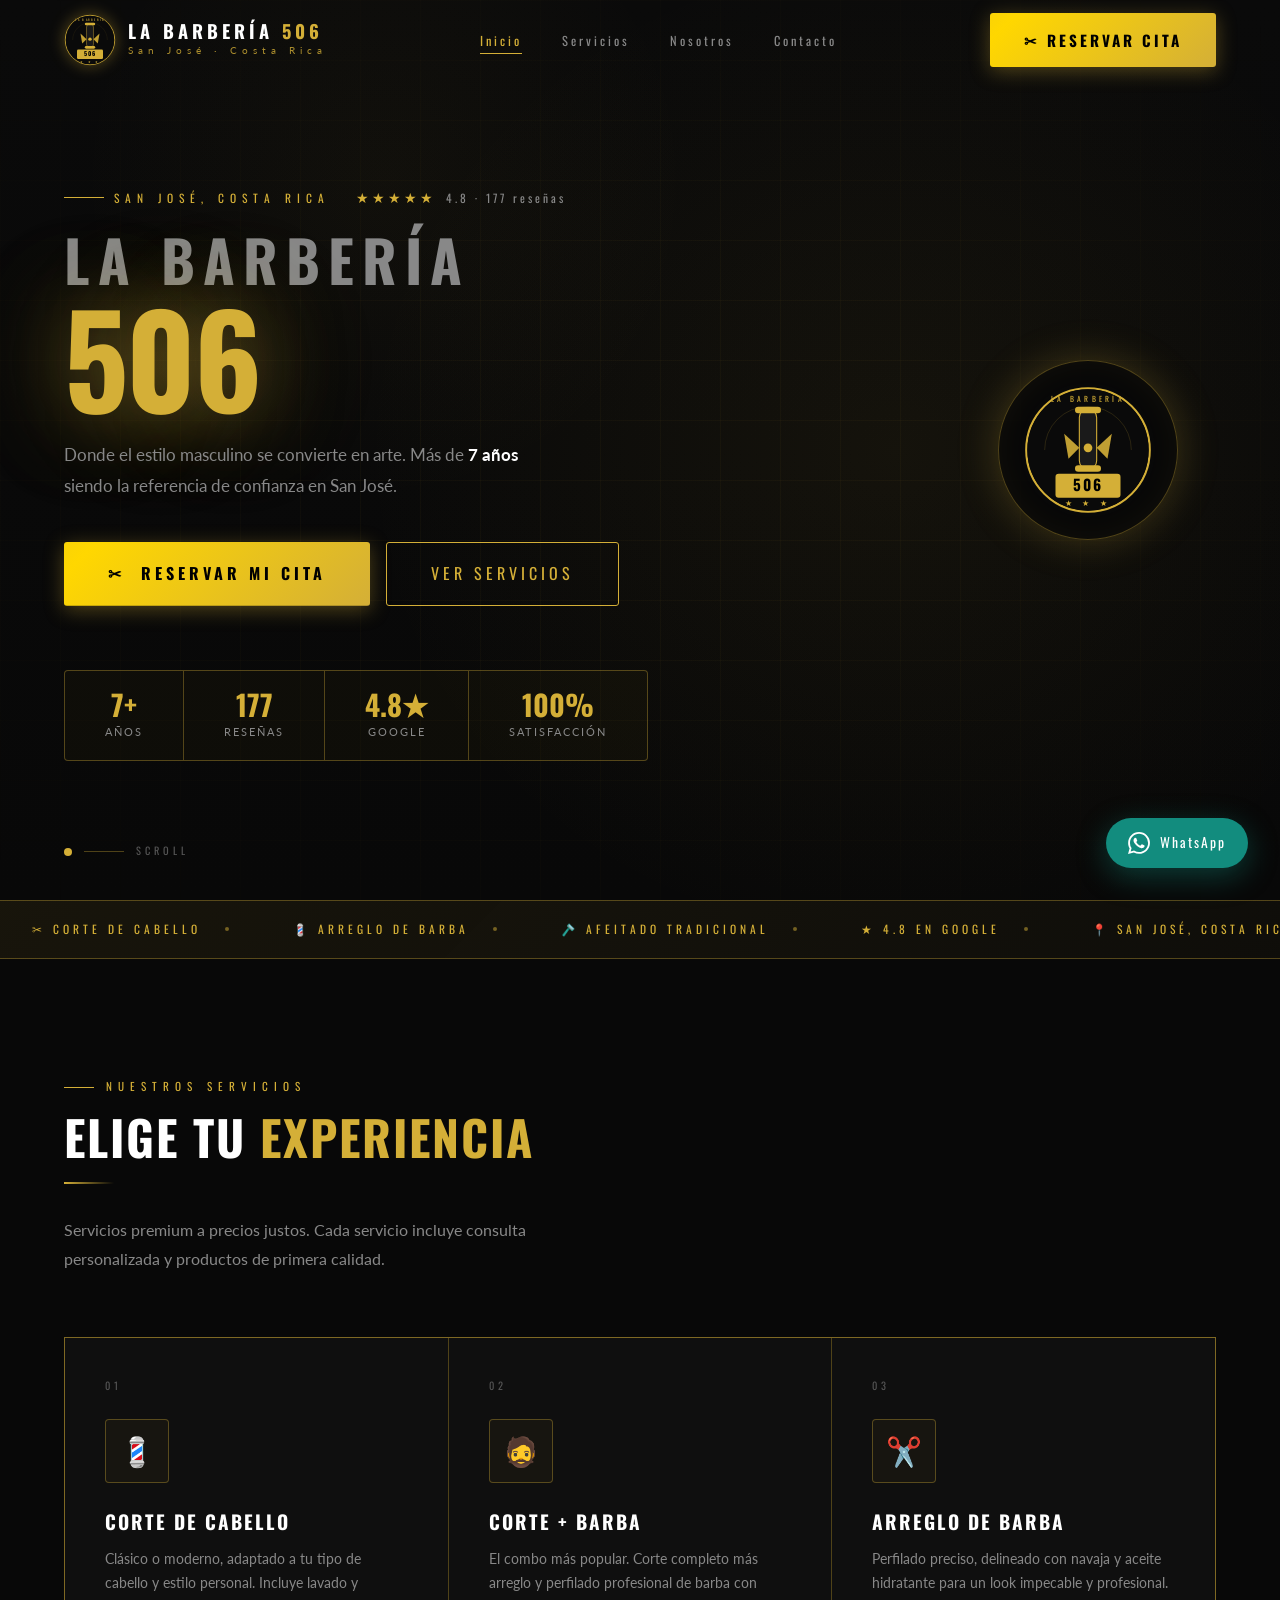
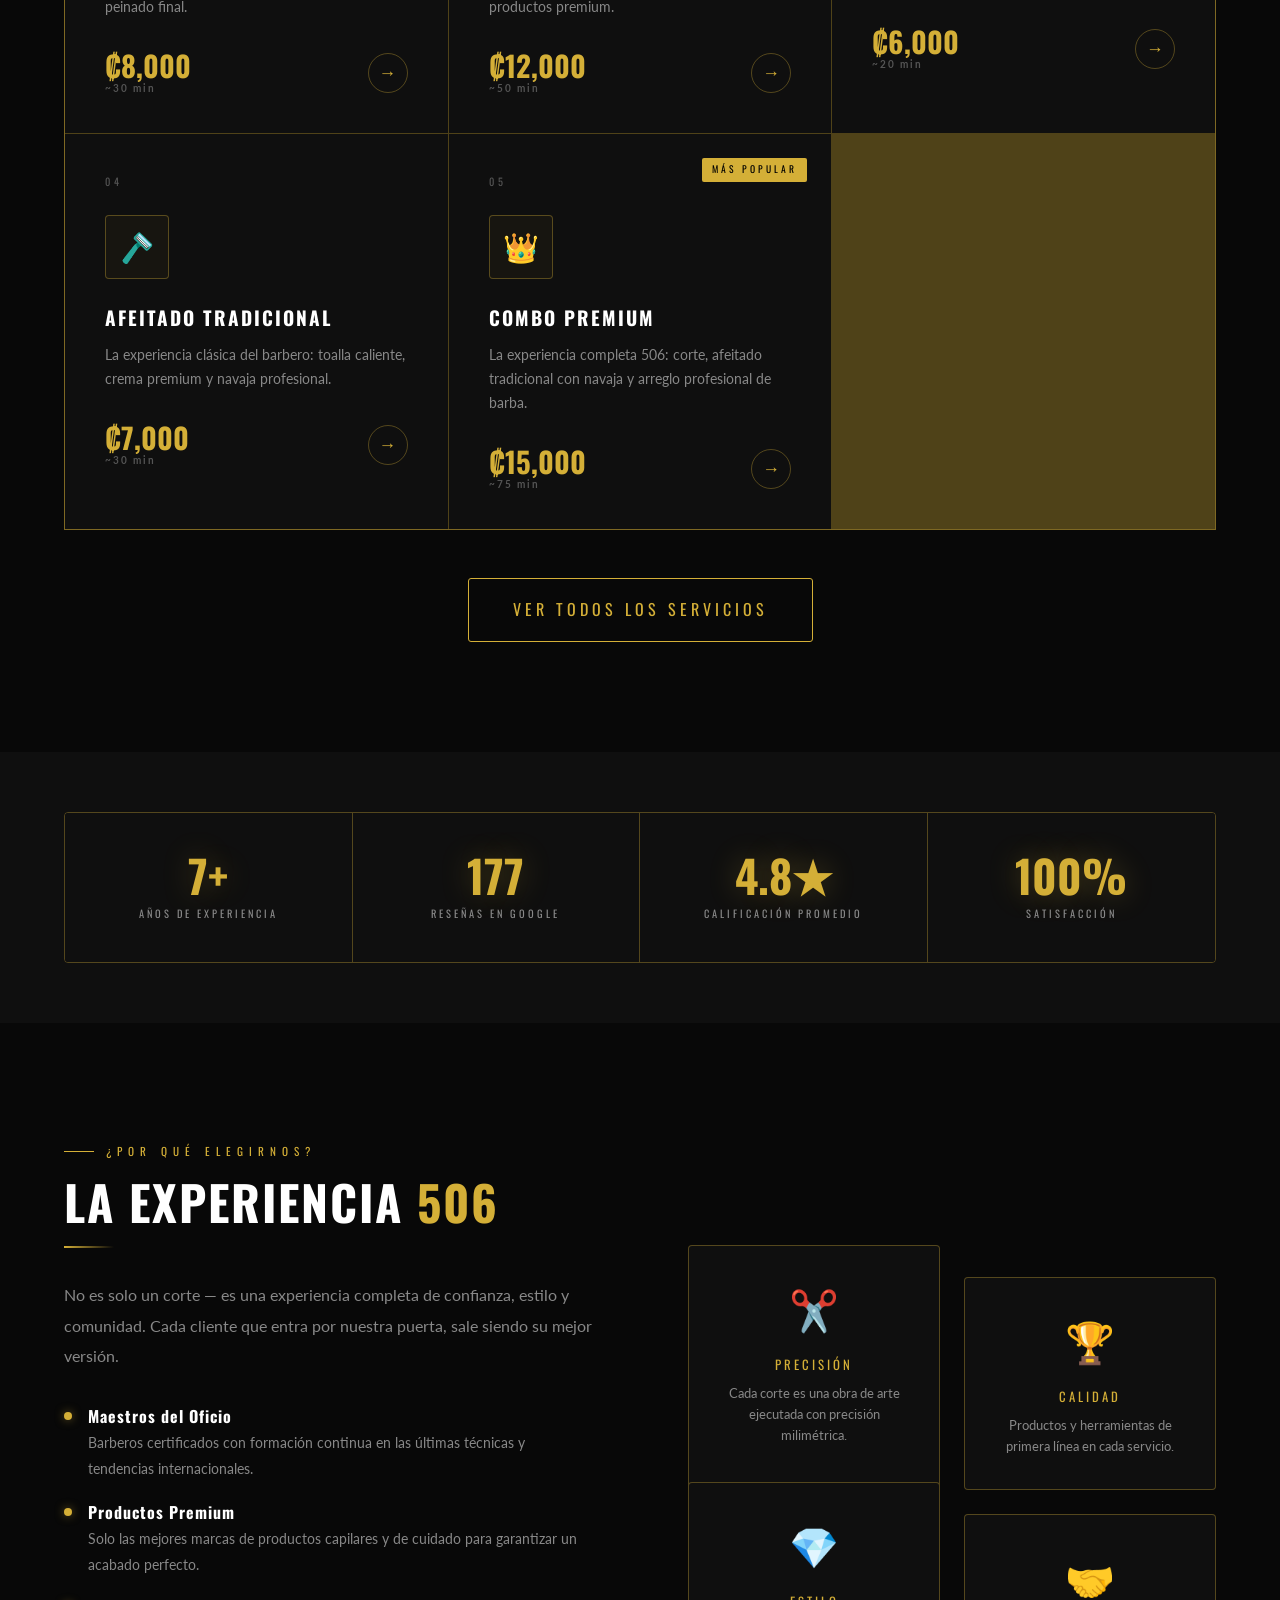
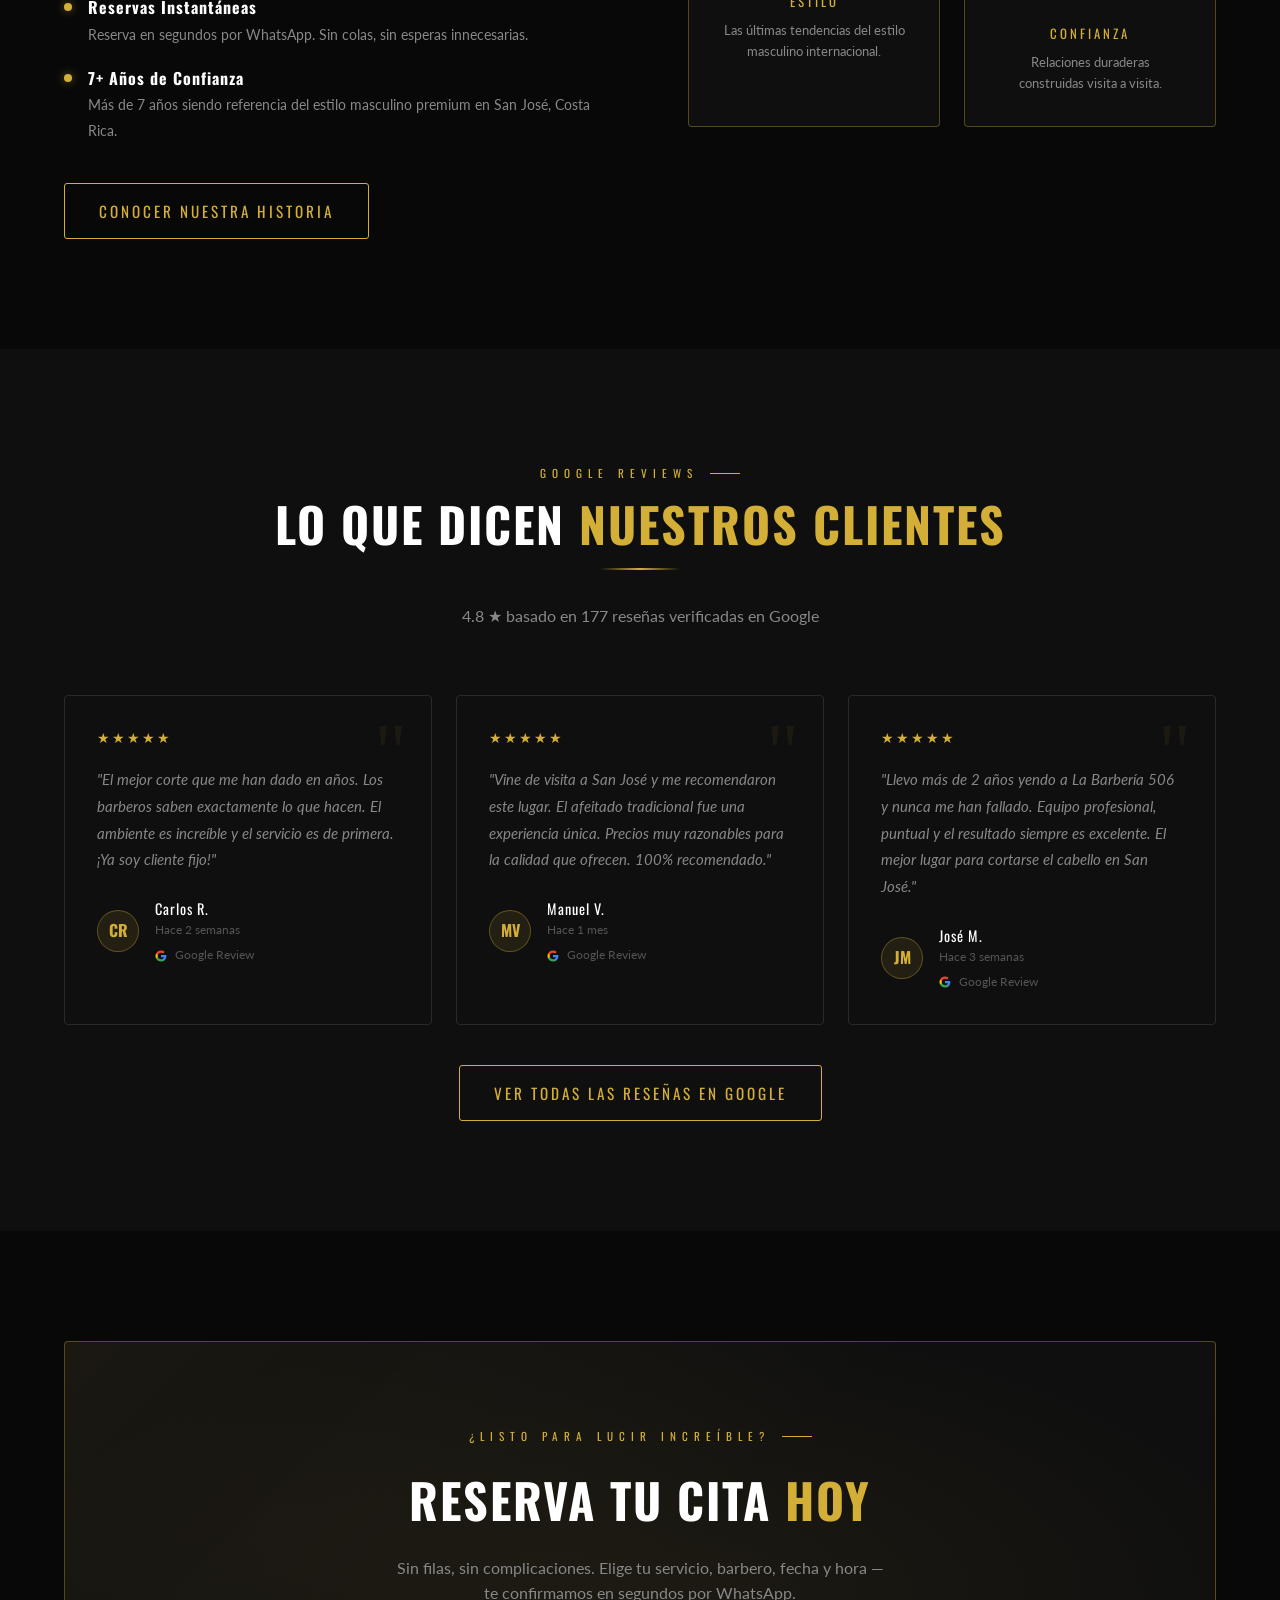
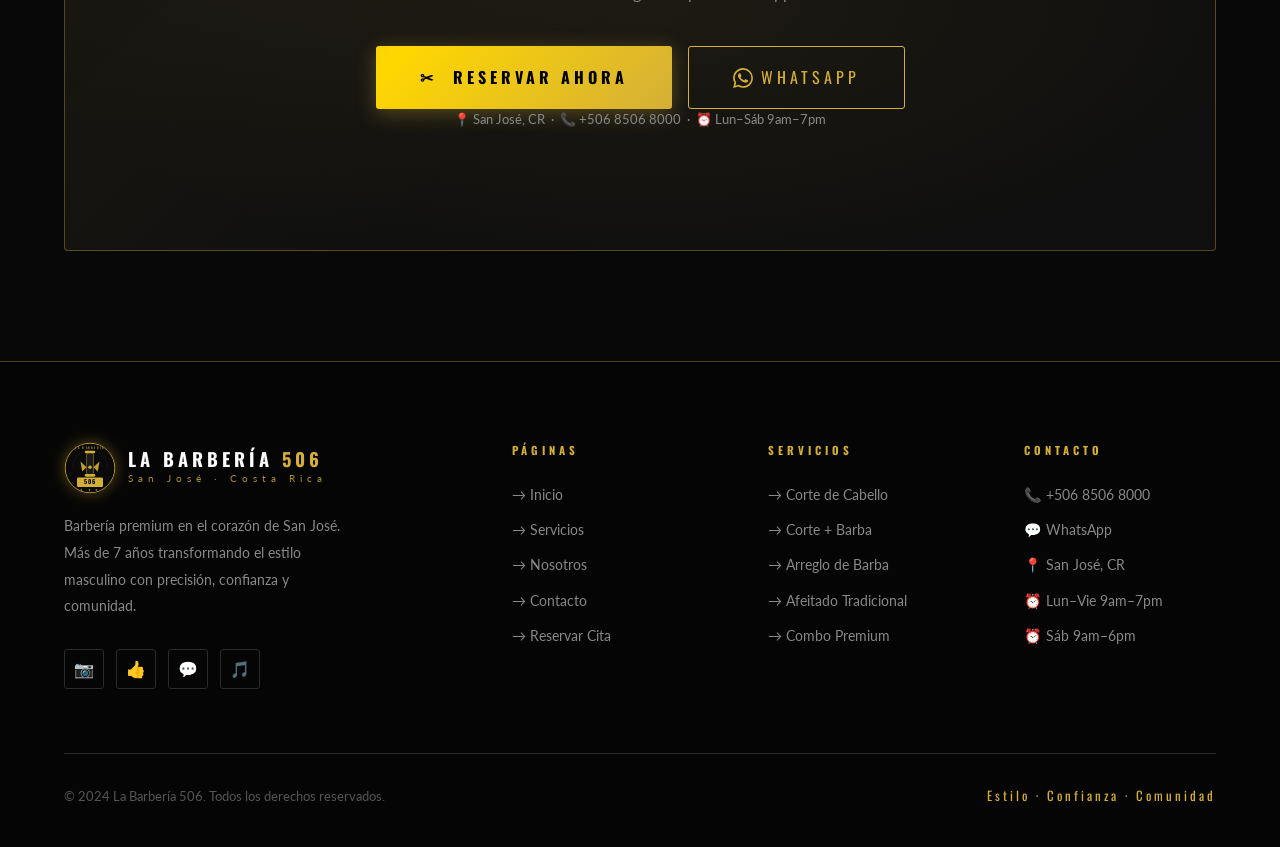
<file: index.html>
<!DOCTYPE html>
<html lang="es">
<head>
  <meta charset="UTF-8"/>
  <meta name="viewport" content="width=device-width, initial-scale=1.0"/>
  <title>La Barbería 506</title>
  <meta name="description" content="La Barbería 506 — Estilo premium, confianza y comunidad en San José, Costa Rica. Cortes, barba y afeitado tradicional. Reserva tu cita ahora."/>
  <meta name="keywords" content="barbería San José, barbería Costa Rica, corte de cabello San José, La Barbería 506"/>
  <meta property="og:title" content="La Barbería 506 — Barbería Premium San José"/>
  <meta property="og:description" content="Estilo. Confianza. Comunidad. Reserva tu cita."/>
  <link rel="preconnect" href="https://fonts.googleapis.com"/>
  <link rel="preconnect" href="https://fonts.gstatic.com" crossorigin/>
  <link href="https://fonts.googleapis.com/css2?family=Oswald:wght@300;400;500;600;700&family=Lato:wght@300;400;700;900&display=swap" rel="stylesheet"/>
  <link rel="stylesheet" href="css/style.css"/>
  <script type="application/ld+json">{"@context":"https://schema.org","@type":"HairSalon","name":"La Barbería 506","telephone":"+50685068000","address":{"@type":"PostalAddress","addressLocality":"San José","addressCountry":"CR"},"openingHours":"Mo-Sa 09:00-19:00","aggregateRating":{"@type":"AggregateRating","ratingValue":"4.8","reviewCount":"177"}}</script>
</head>
<body>

<!-- LOGO SVG DEFINITION (reutilizable) -->
<svg style="display:none" xmlns="http://www.w3.org/2000/svg">
  <symbol id="logo-506" viewBox="0 0 120 120">
    <!-- Outer ring -->
    <circle cx="60" cy="60" r="57" fill="none" stroke="#D4AF37" stroke-width="2"/>
    <circle cx="60" cy="60" r="50" fill="none" stroke="#D4AF37" stroke-width="0.5" opacity="0.4"/>
    <!-- Background -->
    <circle cx="60" cy="60" r="56" fill="#0a0a0a"/>
    <!-- Top arc text simulation with gold bar -->
    <path d="M 20 60 A 40 40 0 0 1 100 60" fill="none" stroke="#D4AF37" stroke-width="0.5" opacity="0.3"/>
    <!-- Barber pole -->
    <rect x="52" y="22" width="16" height="56" rx="8" fill="#1a1a1a" stroke="#D4AF37" stroke-width="1"/>
    <rect x="52" y="22" width="16" height="56" rx="8" fill="url(#pole-stripes)" opacity="0.9"/>
    <!-- Pole cap top -->
    <rect x="48" y="20" width="24" height="6" rx="3" fill="#D4AF37"/>
    <!-- Pole cap bottom -->
    <rect x="48" y="74" width="24" height="6" rx="3" fill="#D4AF37"/>
    <!-- Scissors left blade -->
    <path d="M 38 45 L 52 58 L 42 68 Z" fill="#D4AF37" opacity="0.9"/>
    <!-- Scissors right blade -->
    <path d="M 82 45 L 68 58 L 78 68 Z" fill="#D4AF37" opacity="0.9"/>
    <!-- Scissors center -->
    <circle cx="60" cy="58" r="4" fill="#D4AF37"/>
    <!-- 506 text area -->
    <rect x="30" y="82" width="60" height="22" rx="3" fill="#D4AF37"/>
    <text x="60" y="98" text-anchor="middle" font-family="Oswald,sans-serif" font-weight="700" font-size="14" fill="#000" letter-spacing="2">506</text>
    <!-- LA BARBERIA text -->
    <text x="60" y="16" text-anchor="middle" font-family="Oswald,sans-serif" font-weight="400" font-size="7" fill="#D4AF37" letter-spacing="3">LA BARBERÍA</text>
    <!-- Stars -->
    <text x="60" y="112" text-anchor="middle" font-size="7" fill="#D4AF37" letter-spacing="4">★ ★ ★</text>
    <!-- Stripes pattern -->
    <defs>
      <pattern id="pole-stripes" width="16" height="8" patternUnits="userSpaceOnUse" patternTransform="rotate(45)">
        <rect width="8" height="8" fill="#D4AF37" opacity="0.8"/>
        <rect x="8" width="8" height="8" fill="#fff" opacity="0.15"/>
      </pattern>
    </defs>
  </symbol>
</svg>

<!-- NAVBAR -->
<nav class="navbar" id="navbar">
  <a href="index.html" class="nav-logo">
    <svg class="nav-logo-svg" viewBox="0 0 120 120"><use href="#logo-506"/></svg>
    <div class="nav-logo-text">
      <span class="name">LA BARBERÍA <span>506</span></span>
      <span class="tag">San José · Costa Rica</span>
    </div>
  </a>
  <ul class="nav-links">
    <li><a href="index.html" class="active">Inicio</a></li>
    <li><a href="servicios.html">Servicios</a></li>
    <li><a href="nosotros.html">Nosotros</a></li>
    <li><a href="contacto.html">Contacto</a></li>
  </ul>
  <a href="reservar.html" class="btn btn-gold">✂ Reservar Cita</a>
  <div class="hamburger" id="hamburger"><span></span><span></span><span></span></div>
</nav>
<div class="mobile-menu" id="mobileMenu">
  <a href="index.html">Inicio</a>
  <a href="servicios.html">Servicios</a>
  <a href="nosotros.html">Nosotros</a>
  <a href="contacto.html">Contacto</a>
  <a href="reservar.html" style="color:var(--gold)">✂ Reservar Cita</a>
</div>

<!-- ===== HERO ===== -->
<section class="hero">
  <div class="hero-bg"></div>
  <div class="hero-grid-overlay"></div>

  <div class="hero-content">
    <div class="hero-eyebrow fade-up">
      <div class="hero-eyebrow-line"></div>
      <span class="hero-eyebrow-text">San José, Costa Rica</span>
      <span class="hero-stars">★★★★★</span>
      <span style="font-family:'Oswald',sans-serif;font-size:0.72rem;letter-spacing:3px;color:var(--text-muted)">4.8 · 177 reseñas</span>
    </div>

    <h1 class="fade-up">
      <span class="la">La Barbería</span>
      <span class="num">506</span>
    </h1>

    <p class="hero-desc fade-up">Donde el estilo masculino se convierte en arte. Más de <strong style="color:var(--text)">7 años</strong> siendo la referencia de confianza en San José.</p>

    <div class="hero-btns fade-up">
      <a href="reservar.html" class="btn btn-gold btn-lg">✂&nbsp; Reservar Mi Cita</a>
      <a href="servicios.html" class="btn btn-outline btn-lg">Ver Servicios</a>
    </div>

    <div class="hero-stats fade-up">
      <div class="hero-stat">
        <div class="hero-stat-n">7+</div>
        <div class="hero-stat-l">Años</div>
      </div>
      <div class="hero-stat">
        <div class="hero-stat-n">177</div>
        <div class="hero-stat-l">Reseñas</div>
      </div>
      <div class="hero-stat">
        <div class="hero-stat-n">4.8★</div>
        <div class="hero-stat-l">Google</div>
      </div>
      <div class="hero-stat">
        <div class="hero-stat-n">100%</div>
        <div class="hero-stat-l">Satisfacción</div>
      </div>
    </div>
  </div>

  <!-- Logo badge flotante -->
  <div class="hero-badge-side">
    <div class="hero-circle-badge">
      <svg style="width:130px;height:130px" viewBox="0 0 120 120"><use href="#logo-506"/></svg>
    </div>
  </div>

  <div class="hero-scroll-hint">
    <div class="scroll-dot"></div>
    <div class="hero-scroll-line"></div>
    <span>Scroll</span>
  </div>
</section>

<!-- MARQUEE -->
<div class="marquee-wrap">
  <div class="marquee-track">
    <!-- duplicado para loop infinito -->
    <div class="marquee-item">✂ Corte de Cabello<div class="marquee-dot"></div></div>
    <div class="marquee-item">💈 Arreglo de Barba<div class="marquee-dot"></div></div>
    <div class="marquee-item">🪒 Afeitado Tradicional<div class="marquee-dot"></div></div>
    <div class="marquee-item">★ 4.8 en Google<div class="marquee-dot"></div></div>
    <div class="marquee-item">📍 San José, Costa Rica<div class="marquee-dot"></div></div>
    <div class="marquee-item">⏰ Lun–Sáb 9am–7pm<div class="marquee-dot"></div></div>
    <div class="marquee-item">💬 Reservas por WhatsApp<div class="marquee-dot"></div></div>
    <div class="marquee-item">✂ Corte de Cabello<div class="marquee-dot"></div></div>
    <div class="marquee-item">💈 Arreglo de Barba<div class="marquee-dot"></div></div>
    <div class="marquee-item">🪒 Afeitado Tradicional<div class="marquee-dot"></div></div>
    <div class="marquee-item">★ 4.8 en Google<div class="marquee-dot"></div></div>
    <div class="marquee-item">📍 San José, Costa Rica<div class="marquee-dot"></div></div>
    <div class="marquee-item">⏰ Lun–Sáb 9am–7pm<div class="marquee-dot"></div></div>
    <div class="marquee-item">💬 Reservas por WhatsApp<div class="marquee-dot"></div></div>
  </div>
</div>

<!-- ===== SERVICIOS ===== -->
<section class="section" style="background:var(--black)">
  <div class="container">
    <div class="section-head fade-up">
      <div class="overline">Nuestros Servicios</div>
      <h2 class="section-title">Elige Tu <span class="gold">Experiencia</span></h2>
      <div class="gold-line"></div>
      <p class="section-lead">Servicios premium a precios justos. Cada servicio incluye consulta personalizada y productos de primera calidad.</p>
    </div>

    <div class="services-grid">
      <div class="svc-card fade-up">
        <div class="svc-number">01</div>
        <div class="svc-icon-wrap">💈</div>
        <h3>Corte de Cabello</h3>
        <p>Clásico o moderno, adaptado a tu tipo de cabello y estilo personal. Incluye lavado y peinado final.</p>
        <div class="svc-footer">
          <div class="svc-price">₡8,000 <small>~30 min</small></div>
          <button class="svc-btn" data-service="Corte de Cabello" title="Reservar">→</button>
        </div>
      </div>
      <div class="svc-card fade-up">
        <div class="svc-number">02</div>
        <div class="svc-icon-wrap">🧔</div>
        <h3>Corte + Barba</h3>
        <p>El combo más popular. Corte completo más arreglo y perfilado profesional de barba con productos premium.</p>
        <div class="svc-footer">
          <div class="svc-price">₡12,000 <small>~50 min</small></div>
          <button class="svc-btn" data-service="Corte + Barba" title="Reservar">→</button>
        </div>
      </div>
      <div class="svc-card fade-up">
        <div class="svc-number">03</div>
        <div class="svc-icon-wrap">✂️</div>
        <h3>Arreglo de Barba</h3>
        <p>Perfilado preciso, delineado con navaja y aceite hidratante para un look impecable y profesional.</p>
        <div class="svc-footer">
          <div class="svc-price">₡6,000 <small>~20 min</small></div>
          <button class="svc-btn" data-service="Arreglo de Barba" title="Reservar">→</button>
        </div>
      </div>
      <div class="svc-card fade-up">
        <div class="svc-number">04</div>
        <div class="svc-icon-wrap">🪒</div>
        <h3>Afeitado Tradicional</h3>
        <p>La experiencia clásica del barbero: toalla caliente, crema premium y navaja profesional.</p>
        <div class="svc-footer">
          <div class="svc-price">₡7,000 <small>~30 min</small></div>
          <button class="svc-btn" data-service="Afeitado Tradicional" title="Reservar">→</button>
        </div>
      </div>
      <div class="svc-card fade-up">
        <div class="svc-popular">MÁS POPULAR</div>
        <div class="svc-number">05</div>
        <div class="svc-icon-wrap">👑</div>
        <h3>Combo Premium</h3>
        <p>La experiencia completa 506: corte, afeitado tradicional con navaja y arreglo profesional de barba.</p>
        <div class="svc-footer">
          <div class="svc-price">₡15,000 <small>~75 min</small></div>
          <button class="svc-btn" data-service="Corte + Afeitado + Barba" title="Reservar">→</button>
        </div>
      </div>
    </div>

    <div style="text-align:center;margin-top:3rem" class="fade-up">
      <a href="servicios.html" class="btn btn-outline btn-lg">Ver Todos los Servicios</a>
    </div>
  </div>
</section>

<!-- ===== STATS ===== -->
<section class="section" style="background:var(--black-2);padding-top:60px;padding-bottom:60px">
  <div class="container">
    <div class="stats-bar fade-up">
      <div class="stat-item">
        <div class="stat-n">7+</div>
        <div class="stat-l">Años de Experiencia</div>
      </div>
      <div class="stat-item">
        <div class="stat-n">177</div>
        <div class="stat-l">Reseñas en Google</div>
      </div>
      <div class="stat-item">
        <div class="stat-n">4.8★</div>
        <div class="stat-l">Calificación Promedio</div>
      </div>
      <div class="stat-item">
        <div class="stat-n">100%</div>
        <div class="stat-l">Satisfacción</div>
      </div>
    </div>
  </div>
</section>

<!-- ===== POR QUÉ ELEGIRNOS ===== -->
<section class="section" style="background:var(--black)">
  <div class="container">
    <div style="display:grid;grid-template-columns:1fr 1fr;gap:6rem;align-items:center">
      <div class="fade-up">
        <div class="overline">¿Por qué elegirnos?</div>
        <h2 class="section-title">La Experiencia <span class="gold">506</span></h2>
        <div class="gold-line"></div>
        <p style="color:var(--text-muted);line-height:1.9;margin-bottom:2rem">No es solo un corte — es una experiencia completa de confianza, estilo y comunidad. Cada cliente que entra por nuestra puerta, sale siendo su mejor versión.</p>
        <div style="display:flex;flex-direction:column;gap:1.2rem">
          <div style="display:flex;gap:1rem;align-items:flex-start">
            <div style="width:8px;height:8px;background:var(--gold);border-radius:50%;margin-top:8px;flex-shrink:0;box-shadow:0 0 10px rgba(212,175,55,0.5)"></div>
            <div><strong style="font-family:'Oswald',sans-serif;letter-spacing:1px">Maestros del Oficio</strong><br><span style="color:var(--text-muted);font-size:0.88rem">Barberos certificados con formación continua en las últimas técnicas y tendencias internacionales.</span></div>
          </div>
          <div style="display:flex;gap:1rem;align-items:flex-start">
            <div style="width:8px;height:8px;background:var(--gold);border-radius:50%;margin-top:8px;flex-shrink:0;box-shadow:0 0 10px rgba(212,175,55,0.5)"></div>
            <div><strong style="font-family:'Oswald',sans-serif;letter-spacing:1px">Productos Premium</strong><br><span style="color:var(--text-muted);font-size:0.88rem">Solo las mejores marcas de productos capilares y de cuidado para garantizar un acabado perfecto.</span></div>
          </div>
          <div style="display:flex;gap:1rem;align-items:flex-start">
            <div style="width:8px;height:8px;background:var(--gold);border-radius:50%;margin-top:8px;flex-shrink:0;box-shadow:0 0 10px rgba(212,175,55,0.5)"></div>
            <div><strong style="font-family:'Oswald',sans-serif;letter-spacing:1px">Reservas Instantáneas</strong><br><span style="color:var(--text-muted);font-size:0.88rem">Reserva en segundos por WhatsApp. Sin colas, sin esperas innecesarias.</span></div>
          </div>
          <div style="display:flex;gap:1rem;align-items:flex-start">
            <div style="width:8px;height:8px;background:var(--gold);border-radius:50%;margin-top:8px;flex-shrink:0;box-shadow:0 0 10px rgba(212,175,55,0.5)"></div>
            <div><strong style="font-family:'Oswald',sans-serif;letter-spacing:1px">7+ Años de Confianza</strong><br><span style="color:var(--text-muted);font-size:0.88rem">Más de 7 años siendo referencia del estilo masculino premium en San José, Costa Rica.</span></div>
          </div>
        </div>
        <div style="margin-top:2.5rem">
          <a href="nosotros.html" class="btn btn-outline">Conocer Nuestra Historia</a>
        </div>
      </div>
      <div class="fade-up" style="display:grid;grid-template-columns:1fr 1fr;gap:1.5rem">
        <div style="background:var(--black-2);border:1px solid var(--border-gold);border-radius:4px;padding:2rem;text-align:center">
          <div style="font-size:2.5rem;margin-bottom:0.8rem">✂️</div>
          <div style="font-family:'Oswald',sans-serif;font-size:0.8rem;letter-spacing:3px;color:var(--gold);margin-bottom:0.5rem">PRECISIÓN</div>
          <p style="color:var(--text-muted);font-size:0.82rem;line-height:1.6">Cada corte es una obra de arte ejecutada con precisión milimétrica.</p>
        </div>
        <div style="background:var(--black-2);border:1px solid var(--border-gold);border-radius:4px;padding:2rem;text-align:center;margin-top:2rem">
          <div style="font-size:2.5rem;margin-bottom:0.8rem">🏆</div>
          <div style="font-family:'Oswald',sans-serif;font-size:0.8rem;letter-spacing:3px;color:var(--gold);margin-bottom:0.5rem">CALIDAD</div>
          <p style="color:var(--text-muted);font-size:0.82rem;line-height:1.6">Productos y herramientas de primera línea en cada servicio.</p>
        </div>
        <div style="background:var(--black-2);border:1px solid var(--border-gold);border-radius:4px;padding:2rem;text-align:center;margin-top:-2rem">
          <div style="font-size:2.5rem;margin-bottom:0.8rem">💎</div>
          <div style="font-family:'Oswald',sans-serif;font-size:0.8rem;letter-spacing:3px;color:var(--gold);margin-bottom:0.5rem">ESTILO</div>
          <p style="color:var(--text-muted);font-size:0.82rem;line-height:1.6">Las últimas tendencias del estilo masculino internacional.</p>
        </div>
        <div style="background:var(--black-2);border:1px solid var(--border-gold);border-radius:4px;padding:2rem;text-align:center">
          <div style="font-size:2.5rem;margin-bottom:0.8rem">🤝</div>
          <div style="font-family:'Oswald',sans-serif;font-size:0.8rem;letter-spacing:3px;color:var(--gold);margin-bottom:0.5rem">CONFIANZA</div>
          <p style="color:var(--text-muted);font-size:0.82rem;line-height:1.6">Relaciones duraderas construidas visita a visita.</p>
        </div>
      </div>
    </div>
  </div>
</section>

<!-- ===== RESEÑAS ===== -->
<section class="section" style="background:var(--black-2)">
  <div class="container">
    <div class="section-head center fade-up">
      <div class="overline center">Google Reviews</div>
      <h2 class="section-title">Lo Que Dicen <span class="gold">Nuestros Clientes</span></h2>
      <div class="gold-line center"></div>
      <p class="section-lead center">4.8 ★ basado en 177 reseñas verificadas en Google</p>
    </div>
    <div class="reviews-grid">
      <div class="review-card fade-up">
        <div class="review-stars">★★★★★</div>
        <p class="review-text">"El mejor corte que me han dado en años. Los barberos saben exactamente lo que hacen. El ambiente es increíble y el servicio es de primera. ¡Ya soy cliente fijo!"</p>
        <div class="review-author">
          <div class="review-avatar">CR</div>
          <div>
            <div class="review-name">Carlos R.</div>
            <div class="review-date">Hace 2 semanas</div>
            <div class="review-badge">
              <svg style="width:12px;height:12px;fill:#4285F4" viewBox="0 0 24 24"><path d="M22.56 12.25c0-.78-.07-1.53-.2-2.25H12v4.26h5.92c-.26 1.37-1.04 2.53-2.21 3.31v2.77h3.57c2.08-1.92 3.28-4.74 3.28-8.09z"/><path d="M12 23c2.97 0 5.46-.98 7.28-2.66l-3.57-2.77c-.98.66-2.23 1.06-3.71 1.06-2.86 0-5.29-1.93-6.16-4.53H2.18v2.84C3.99 20.53 7.7 23 12 23z" fill="#34A853"/><path d="M5.84 14.09c-.22-.66-.35-1.36-.35-2.09s.13-1.43.35-2.09V7.07H2.18C1.43 8.55 1 10.22 1 12s.43 3.45 1.18 4.93l3.66-2.84z" fill="#FBBC05"/><path d="M12 5.38c1.62 0 3.06.56 4.21 1.64l3.15-3.15C17.45 2.09 14.97 1 12 1 7.7 1 3.99 3.47 2.18 7.07l3.66 2.84c.87-2.6 3.3-4.53 6.16-4.53z" fill="#EA4335"/></svg>
              Google Review
            </div>
          </div>
        </div>
      </div>
      <div class="review-card fade-up">
        <div class="review-stars">★★★★★</div>
        <p class="review-text">"Vine de visita a San José y me recomendaron este lugar. El afeitado tradicional fue una experiencia única. Precios muy razonables para la calidad que ofrecen. 100% recomendado."</p>
        <div class="review-author">
          <div class="review-avatar">MV</div>
          <div>
            <div class="review-name">Manuel V.</div>
            <div class="review-date">Hace 1 mes</div>
            <div class="review-badge">
              <svg style="width:12px;height:12px;fill:#4285F4" viewBox="0 0 24 24"><path d="M22.56 12.25c0-.78-.07-1.53-.2-2.25H12v4.26h5.92c-.26 1.37-1.04 2.53-2.21 3.31v2.77h3.57c2.08-1.92 3.28-4.74 3.28-8.09z"/><path d="M12 23c2.97 0 5.46-.98 7.28-2.66l-3.57-2.77c-.98.66-2.23 1.06-3.71 1.06-2.86 0-5.29-1.93-6.16-4.53H2.18v2.84C3.99 20.53 7.7 23 12 23z" fill="#34A853"/><path d="M5.84 14.09c-.22-.66-.35-1.36-.35-2.09s.13-1.43.35-2.09V7.07H2.18C1.43 8.55 1 10.22 1 12s.43 3.45 1.18 4.93l3.66-2.84z" fill="#FBBC05"/><path d="M12 5.38c1.62 0 3.06.56 4.21 1.64l3.15-3.15C17.45 2.09 14.97 1 12 1 7.7 1 3.99 3.47 2.18 7.07l3.66 2.84c.87-2.6 3.3-4.53 6.16-4.53z" fill="#EA4335"/></svg>
              Google Review
            </div>
          </div>
        </div>
      </div>
      <div class="review-card fade-up">
        <div class="review-stars">★★★★★</div>
        <p class="review-text">"Llevo más de 2 años yendo a La Barbería 506 y nunca me han fallado. Equipo profesional, puntual y el resultado siempre es excelente. El mejor lugar para cortarse el cabello en San José."</p>
        <div class="review-author">
          <div class="review-avatar">JM</div>
          <div>
            <div class="review-name">José M.</div>
            <div class="review-date">Hace 3 semanas</div>
            <div class="review-badge">
              <svg style="width:12px;height:12px;fill:#4285F4" viewBox="0 0 24 24"><path d="M22.56 12.25c0-.78-.07-1.53-.2-2.25H12v4.26h5.92c-.26 1.37-1.04 2.53-2.21 3.31v2.77h3.57c2.08-1.92 3.28-4.74 3.28-8.09z"/><path d="M12 23c2.97 0 5.46-.98 7.28-2.66l-3.57-2.77c-.98.66-2.23 1.06-3.71 1.06-2.86 0-5.29-1.93-6.16-4.53H2.18v2.84C3.99 20.53 7.7 23 12 23z" fill="#34A853"/><path d="M5.84 14.09c-.22-.66-.35-1.36-.35-2.09s.13-1.43.35-2.09V7.07H2.18C1.43 8.55 1 10.22 1 12s.43 3.45 1.18 4.93l3.66-2.84z" fill="#FBBC05"/><path d="M12 5.38c1.62 0 3.06.56 4.21 1.64l3.15-3.15C17.45 2.09 14.97 1 12 1 7.7 1 3.99 3.47 2.18 7.07l3.66 2.84c.87-2.6 3.3-4.53 6.16-4.53z" fill="#EA4335"/></svg>
              Google Review
            </div>
          </div>
        </div>
      </div>
    </div>
    <div style="text-align:center;margin-top:2.5rem" class="fade-up">
      <a href="https://maps.google.com" target="_blank" class="btn btn-outline">Ver Todas las Reseñas en Google</a>
    </div>
  </div>
</section>

<!-- ===== CTA RESERVAR ===== -->
<section class="section" style="background:var(--black)">
  <div class="container">
    <div class="cta-banner fade-up">
      <div class="overline center">¿Listo para lucir increíble?</div>
      <h2>Reserva Tu Cita <span class="gold">Hoy</span></h2>
      <p>Sin filas, sin complicaciones. Elige tu servicio, barbero, fecha y hora — te confirmamos en segundos por WhatsApp.</p>
      <div class="cta-btns">
        <a href="reservar.html" class="btn btn-gold btn-lg">✂&nbsp; Reservar Ahora</a>
        <a href="https://wa.me/50685068000?text=Hola!%20Quiero%20reservar%20una%20cita%20en%20La%20Barber%C3%ADa%20506" target="_blank" class="btn btn-outline btn-lg">
          <svg style="width:20px;height:20px;fill:currentColor" viewBox="0 0 24 24"><path d="M17.472 14.382c-.297-.149-1.758-.867-2.03-.967-.273-.099-.471-.148-.67.15-.197.297-.767.966-.94 1.164-.173.199-.347.223-.644.075-.297-.15-1.255-.463-2.39-1.475-.883-.788-1.48-1.761-1.653-2.059-.173-.297-.018-.458.13-.606.134-.133.298-.347.446-.52.149-.174.198-.298.298-.497.099-.198.05-.371-.025-.52-.075-.149-.669-1.612-.916-2.207-.242-.579-.487-.5-.669-.51-.173-.008-.371-.01-.57-.01-.198 0-.52.074-.792.372-.272.297-1.04 1.016-1.04 2.479 0 1.462 1.065 2.875 1.213 3.074.149.198 2.096 3.2 5.077 4.487.709.306 1.262.489 1.694.625.712.227 1.36.195 1.871.118.571-.085 1.758-.719 2.006-1.413.248-.694.248-1.289.173-1.413-.074-.124-.272-.198-.57-.347m-5.421 7.403h-.004a9.87 9.87 0 01-5.031-1.378l-.361-.214-3.741.982.998-3.648-.235-.374a9.86 9.86 0 01-1.51-5.26c.001-5.45 4.436-9.884 9.888-9.884 2.64 0 5.122 1.03 6.988 2.898a9.825 9.825 0 012.893 6.994c-.003 5.45-4.437 9.884-9.885 9.884m8.413-18.297A11.815 11.815 0 0012.05 0C5.495 0 .16 5.335.157 11.892c0 2.096.547 4.142 1.588 5.945L.057 24l6.305-1.654a11.882 11.882 0 005.683 1.448h.005c6.554 0 11.89-5.335 11.893-11.893a11.821 11.821 0 00-3.48-8.413Z"/></svg>
          WhatsApp
        </a>
      </div>
      <p class="cta-meta">📍 San José, CR &nbsp;·&nbsp; 📞 +506 8506 8000 &nbsp;·&nbsp; ⏰ Lun–Sáb 9am–7pm</p>
    </div>
  </div>
</section>

<!-- ===== FOOTER ===== -->
<footer>
  <div class="container">
    <div class="footer-grid">
      <div class="footer-about">
        <div class="nav-logo" style="margin-bottom:1rem">
          <svg class="nav-logo-svg" viewBox="0 0 120 120"><use href="#logo-506"/></svg>
          <div class="nav-logo-text">
            <span class="name">LA BARBERÍA <span>506</span></span>
            <span class="tag">San José · Costa Rica</span>
          </div>
        </div>
        <p>Barbería premium en el corazón de San José. Más de 7 años transformando el estilo masculino con precisión, confianza y comunidad.</p>
        <div class="footer-socials">
          <a href="https://instagram.com" target="_blank" class="footer-soc" title="Instagram">📷</a>
          <a href="https://facebook.com" target="_blank" class="footer-soc" title="Facebook">👍</a>
          <a href="https://wa.me/50685068000" target="_blank" class="footer-soc" title="WhatsApp">💬</a>
          <a href="https://tiktok.com" target="_blank" class="footer-soc" title="TikTok">🎵</a>
        </div>
      </div>
      <div class="footer-col">
        <h4>Páginas</h4>
        <ul>
          <li><a href="index.html">→ Inicio</a></li>
          <li><a href="servicios.html">→ Servicios</a></li>
          <li><a href="nosotros.html">→ Nosotros</a></li>
          <li><a href="contacto.html">→ Contacto</a></li>
          <li><a href="reservar.html">→ Reservar Cita</a></li>
        </ul>
      </div>
      <div class="footer-col">
        <h4>Servicios</h4>
        <ul>
          <li><a href="servicios.html">→ Corte de Cabello</a></li>
          <li><a href="servicios.html">→ Corte + Barba</a></li>
          <li><a href="servicios.html">→ Arreglo de Barba</a></li>
          <li><a href="servicios.html">→ Afeitado Tradicional</a></li>
          <li><a href="servicios.html">→ Combo Premium</a></li>
        </ul>
      </div>
      <div class="footer-col">
        <h4>Contacto</h4>
        <ul>
          <li><a href="tel:+50685068000">📞 +506 8506 8000</a></li>
          <li><a href="https://wa.me/50685068000">💬 WhatsApp</a></li>
          <li><a href="contacto.html">📍 San José, CR</a></li>
          <li><a href="#">⏰ Lun–Vie 9am–7pm</a></li>
          <li><a href="#">⏰ Sáb 9am–6pm</a></li>
        </ul>
      </div>
    </div>
    <div class="footer-bottom">
      <p>© 2024 La Barbería 506. Todos los derechos reservados.</p>
      <div class="footer-motto">Estilo · Confianza · Comunidad</div>
    </div>
  </div>
</footer>

<!-- WHATSAPP FLOAT -->
<a href="https://wa.me/50685068000?text=Hola!%20Quiero%20reservar%20una%20cita%20en%20La%20Barber%C3%ADa%20506" target="_blank" class="wa-float">
  <svg viewBox="0 0 24 24"><path d="M17.472 14.382c-.297-.149-1.758-.867-2.03-.967-.273-.099-.471-.148-.67.15-.197.297-.767.966-.94 1.164-.173.199-.347.223-.644.075-.297-.15-1.255-.463-2.39-1.475-.883-.788-1.48-1.761-1.653-2.059-.173-.297-.018-.458.13-.606.134-.133.298-.347.446-.52.149-.174.198-.298.298-.497.099-.198.05-.371-.025-.52-.075-.149-.669-1.612-.916-2.207-.242-.579-.487-.5-.669-.51-.173-.008-.371-.01-.57-.01-.198 0-.52.074-.792.372-.272.297-1.04 1.016-1.04 2.479 0 1.462 1.065 2.875 1.213 3.074.149.198 2.096 3.2 5.077 4.487.709.306 1.262.489 1.694.625.712.227 1.36.195 1.871.118.571-.085 1.758-.719 2.006-1.413.248-.694.248-1.289.173-1.413-.074-.124-.272-.198-.57-.347m-5.421 7.403h-.004a9.87 9.87 0 01-5.031-1.378l-.361-.214-3.741.982.998-3.648-.235-.374a9.86 9.86 0 01-1.51-5.26c.001-5.45 4.436-9.884 9.888-9.884 2.64 0 5.122 1.03 6.988 2.898a9.825 9.825 0 012.893 6.994c-.003 5.45-4.437 9.884-9.885 9.884m8.413-18.297A11.815 11.815 0 0012.05 0C5.495 0 .16 5.335.157 11.892c0 2.096.547 4.142 1.588 5.945L.057 24l6.305-1.654a11.882 11.882 0 005.683 1.448h.005c6.554 0 11.89-5.335 11.893-11.893a11.821 11.821 0 00-3.48-8.413Z"/></svg>
  <span class="wa-label">WhatsApp</span>
</a>

<script src="js/main.js"></script>
</body>
</html>
</file>
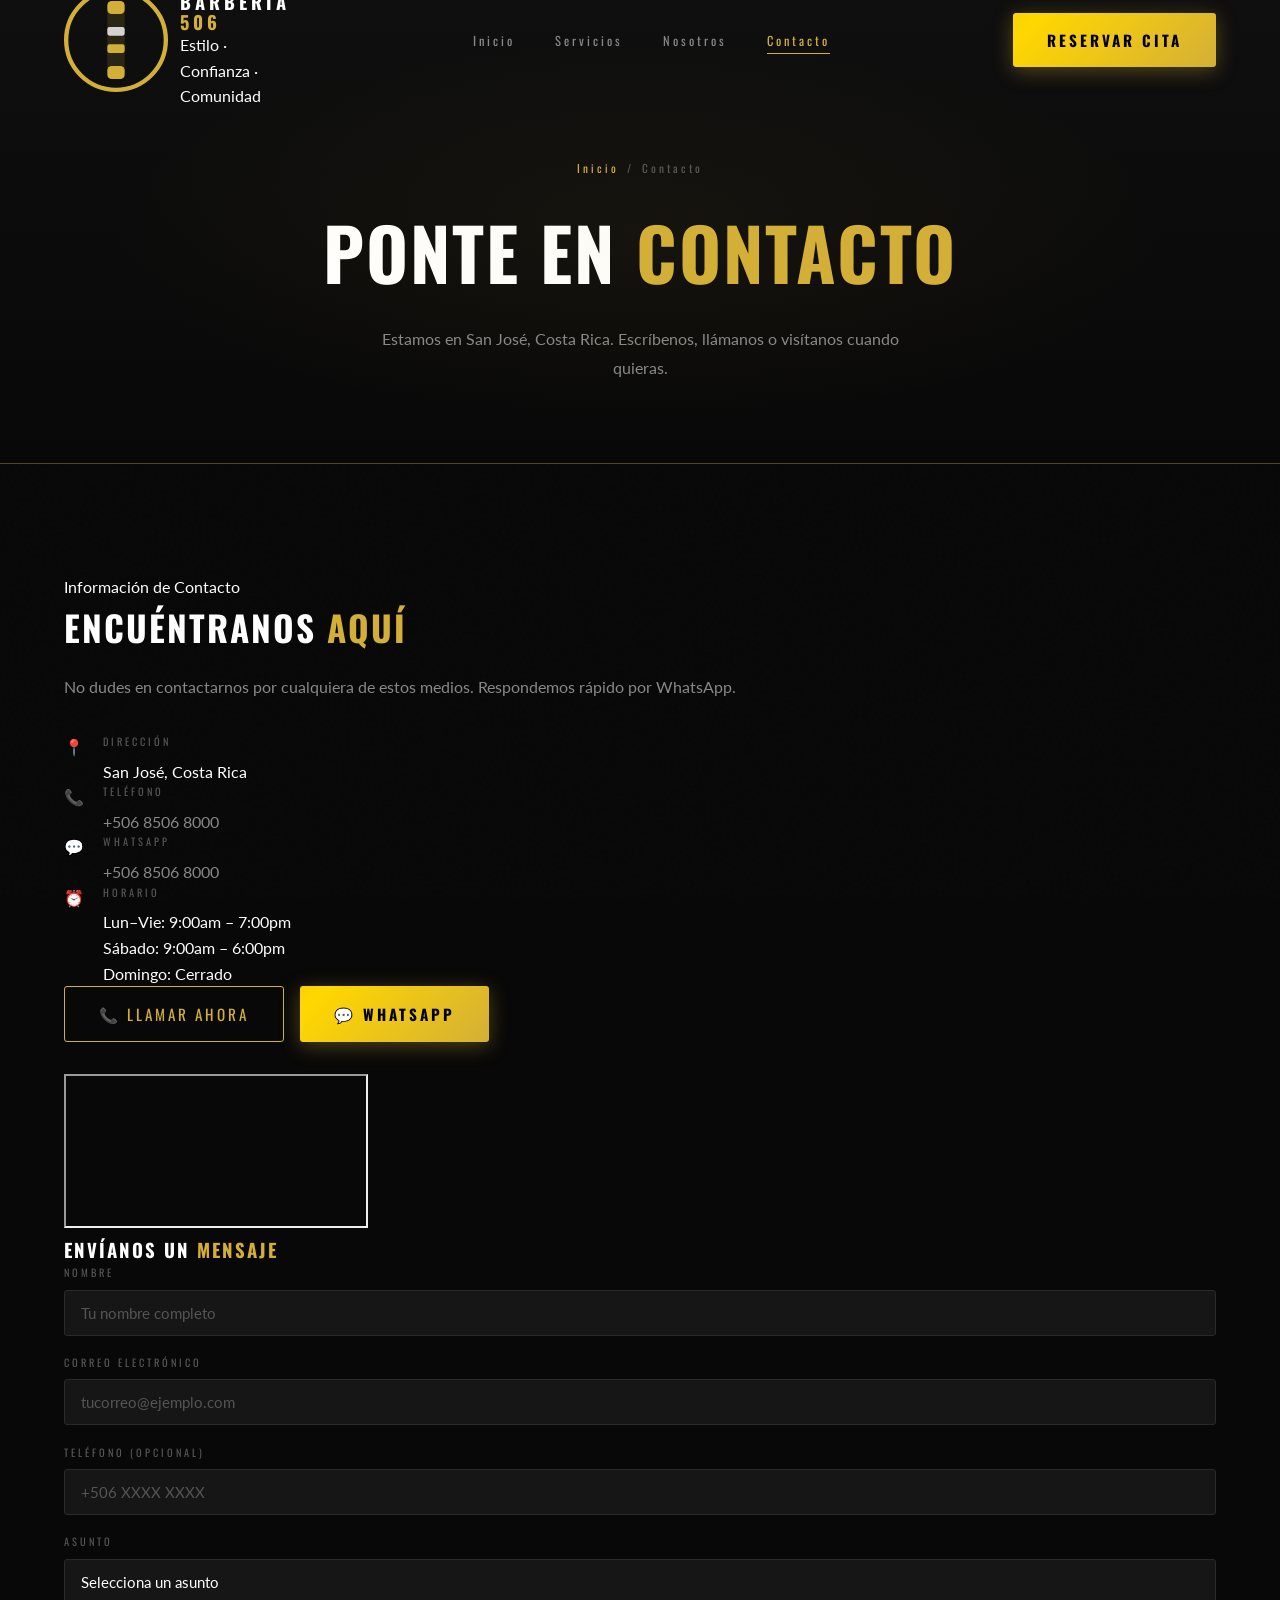
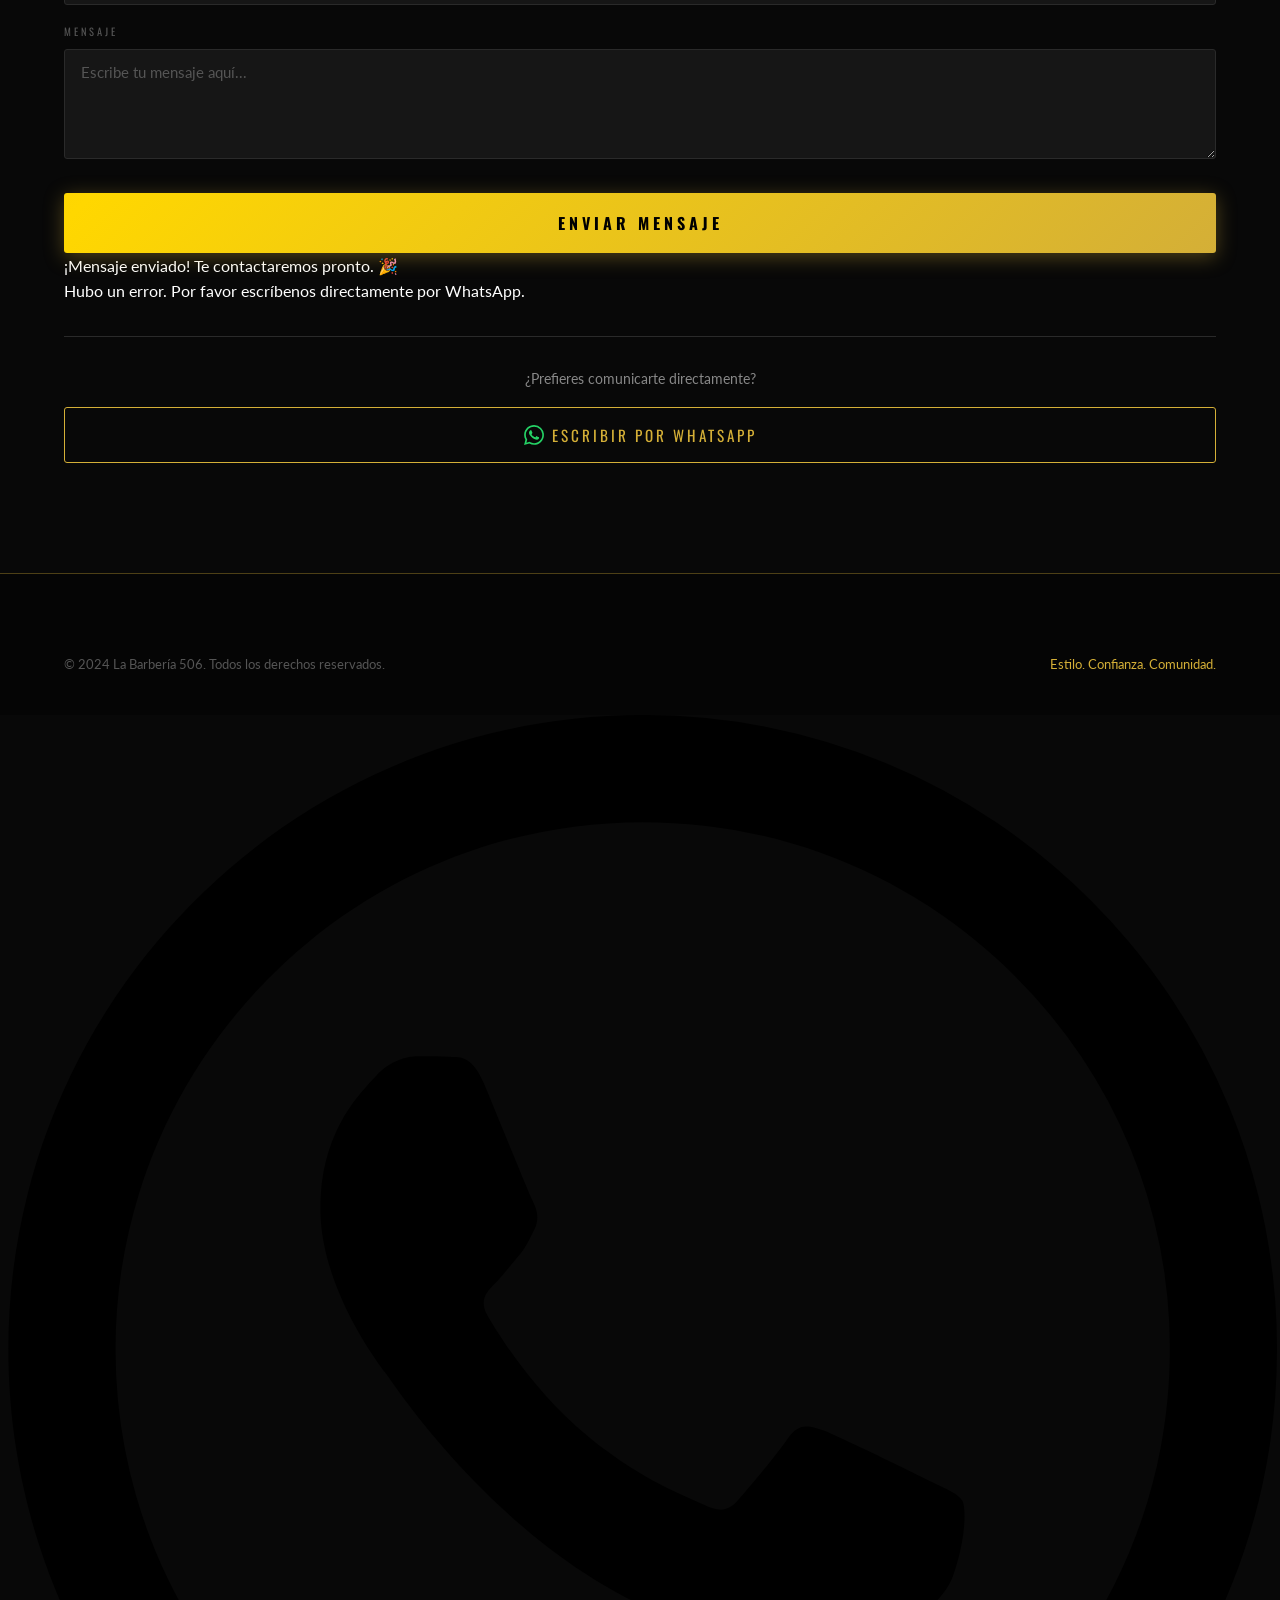
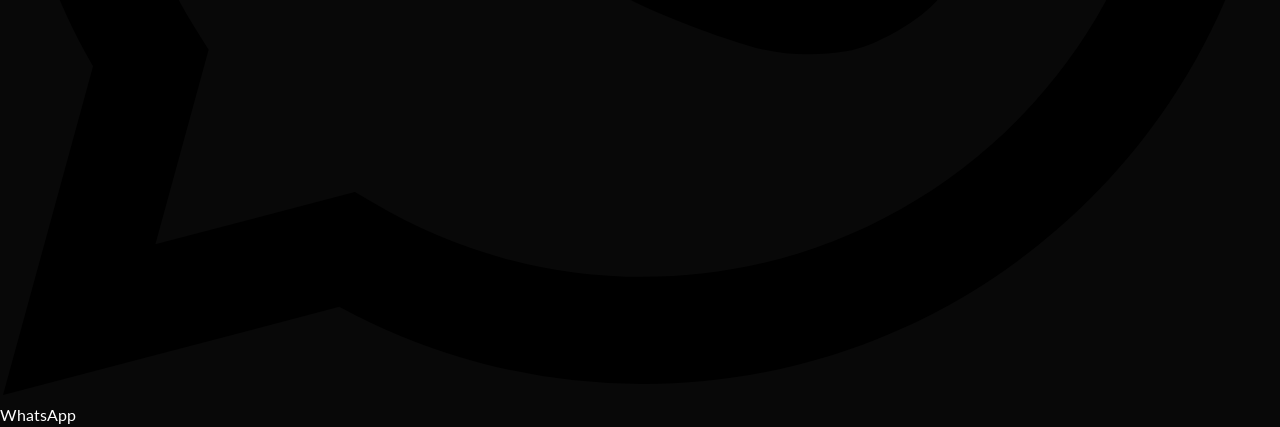
<file: contacto.html>
<!DOCTYPE html>
<html lang="es">
<head>
  <meta charset="UTF-8" />
  <meta name="viewport" content="width=device-width, initial-scale=1.0" />
  <title>La Barbería 506 — Contacto</title>
  <meta name="description" content="Contáctanos en La Barbería 506. San José, Costa Rica. Teléfono: +506 8506 8000. Horario: Lun–Sáb 9am–7pm." />
  <link rel="preconnect" href="https://fonts.googleapis.com" />
  <link rel="preconnect" href="https://fonts.gstatic.com" crossorigin />
  <link href="https://fonts.googleapis.com/css2?family=Oswald:wght@400;500;600;700&family=Lato:wght@300;400;700&display=swap" rel="stylesheet" />
  <link rel="stylesheet" href="css/style.css" />
</head>
<body>

<nav class="navbar" id="navbar">
  <a href="index.html" class="nav-logo">
    <svg class="nav-logo-icon" viewBox="0 0 48 48" fill="none" xmlns="http://www.w3.org/2000/svg">
      <circle cx="24" cy="24" r="23" stroke="#D4AF37" stroke-width="2"/>
      <rect x="20" y="6" width="8" height="36" rx="4" fill="#D4AF37" opacity="0.15"/>
      <rect x="20" y="6" width="8" height="6" rx="2" fill="#D4AF37"/>
      <rect x="20" y="36" width="8" height="6" rx="2" fill="#D4AF37"/>
      <rect x="20" y="18" width="8" height="4" rx="1" fill="white" opacity="0.8"/>
      <rect x="20" y="26" width="8" height="4" rx="1" fill="#D4AF37"/>
    </svg>
    <div class="nav-logo-text">
      <span class="name">LA BARBERÍA <span>506</span></span>
      <span class="tagline">Estilo · Confianza · Comunidad</span>
    </div>
  </a>
  <ul class="nav-links">
    <li><a href="index.html">Inicio</a></li>
    <li><a href="servicios.html">Servicios</a></li>
    <li><a href="nosotros.html">Nosotros</a></li>
    <li><a href="contacto.html" class="active">Contacto</a></li>
  </ul>
  <a href="reservar.html" class="btn btn-gold nav-cta">Reservar Cita</a>
  <div class="hamburger" id="hamburger"><span></span><span></span><span></span></div>
</nav>
<div class="mobile-menu" id="mobileMenu">
  <a href="index.html">Inicio</a>
  <a href="servicios.html">Servicios</a>
  <a href="nosotros.html">Nosotros</a>
  <a href="contacto.html">Contacto</a>
  <a href="reservar.html" style="color: var(--gold);">Reservar Cita →</a>
</div>

<div class="page-hero">
  <div class="breadcrumb"><a href="index.html">Inicio</a><span>/</span>Contacto</div>
  <h1>Ponte en <span class="gold">Contacto</span></h1>
  <p>Estamos en San José, Costa Rica. Escríbenos, llámanos o visítanos cuando quieras.</p>
</div>

<section class="section section-dark">
  <div class="container">
    <div class="contact-wrapper">
      <div class="contact-info fade-up">
        <span class="section-label">Información de Contacto</span>
        <h2>Encuéntranos <span class="gold">Aquí</span></h2>
        <div class="divider"></div>
        <p>No dudes en contactarnos por cualquiera de estos medios. Respondemos rápido por WhatsApp.</p>

        <div class="contact-details">
          <div class="contact-item">
            <div class="contact-item-icon">📍</div>
            <div class="contact-item-text">
              <label>DIRECCIÓN</label>
              <span>San José, Costa Rica</span>
            </div>
          </div>
          <div class="contact-item">
            <div class="contact-item-icon">📞</div>
            <div class="contact-item-text">
              <label>TELÉFONO</label>
              <span><a href="tel:+50685068000" style="color: var(--text-muted); transition: color 0.3s;" onmouseover="this.style.color='#D4AF37'" onmouseout="this.style.color=''">+506 8506 8000</a></span>
            </div>
          </div>
          <div class="contact-item">
            <div class="contact-item-icon">💬</div>
            <div class="contact-item-text">
              <label>WHATSAPP</label>
              <span><a href="https://wa.me/50685068000" target="_blank" style="color: var(--text-muted); transition: color 0.3s;" onmouseover="this.style.color='#25D366'" onmouseout="this.style.color=''">+506 8506 8000</a></span>
            </div>
          </div>
          <div class="contact-item">
            <div class="contact-item-icon">⏰</div>
            <div class="contact-item-text">
              <label>HORARIO</label>
              <span>Lun–Vie: 9:00am – 7:00pm<br>Sábado: 9:00am – 6:00pm<br>Domingo: Cerrado</span>
            </div>
          </div>
        </div>

        <div style="display: flex; gap: 1rem; flex-wrap: wrap; margin-bottom: 2rem;">
          <a href="tel:+50685068000" class="btn btn-outline">📞 Llamar Ahora</a>
          <a href="https://wa.me/50685068000?text=Hola!%20Quiero%20información%20sobre%20La%20Barbería%20506" target="_blank" class="btn btn-gold">💬 WhatsApp</a>
        </div>

        <div class="map-container">
          <iframe
            src="https://www.google.com/maps/embed?pb=!1m18!1m12!1m3!1d125527.61799975936!2d-84.13232455!3d9.9325427!2m3!1f0!2f0!3f0!3m2!1i1024!2i768!4f13.1!3m3!1m2!1s0x8fa0e343b8e8ef25%3A0xbfc98bc5a7c8bcd3!2sSan%20Jos%C3%A9%2C%20Costa%20Rica!5e0!3m2!1ses!2scr!4v1700000000000!5m2!1ses!2scr"
            allowfullscreen=""
            loading="lazy"
            referrerpolicy="no-referrer-when-downgrade"
            title="Ubicación La Barbería 506, San José Costa Rica">
          </iframe>
        </div>
      </div>

      <div class="contact-form-card fade-up">
        <h3>Envíanos un <span class="gold">Mensaje</span></h3>
        <form id="contactForm" novalidate>
          <div class="form-group">
            <label for="c-name">NOMBRE</label>
            <input type="text" id="c-name" name="nombre" placeholder="Tu nombre completo" required />
          </div>
          <div class="form-group">
            <label for="c-email">CORREO ELECTRÓNICO</label>
            <input type="email" id="c-email" name="email" placeholder="tucorreo@ejemplo.com" required />
          </div>
          <div class="form-group">
            <label for="c-phone">TELÉFONO (OPCIONAL)</label>
            <input type="tel" id="c-phone" name="telefono" placeholder="+506 XXXX XXXX" />
          </div>
          <div class="form-group">
            <label for="c-subject">ASUNTO</label>
            <select id="c-subject" name="asunto" required>
              <option value="" disabled selected>Selecciona un asunto</option>
              <option value="Información sobre servicios">Información sobre servicios</option>
              <option value="Reservar una cita">Reservar una cita</option>
              <option value="Precios y promociones">Precios y promociones</option>
              <option value="Trabajo / Empleo">Trabajo / Empleo</option>
              <option value="Otro">Otro</option>
            </select>
          </div>
          <div class="form-group">
            <label for="c-message">MENSAJE</label>
            <textarea id="c-message" name="mensaje" placeholder="Escribe tu mensaje aquí..." required></textarea>
          </div>
          <button type="submit" class="btn btn-gold btn-lg form-submit" style="width: 100%; justify-content: center;">Enviar Mensaje</button>
          <div id="contactSuccess" class="form-message success">¡Mensaje enviado! Te contactaremos pronto. 🎉</div>
          <div id="contactError" class="form-message error">Hubo un error. Por favor escríbenos directamente por WhatsApp.</div>
        </form>

        <div style="margin-top: 2rem; padding-top: 2rem; border-top: 1px solid var(--border);">
          <p style="color: var(--text-muted); font-size: 0.85rem; text-align: center; margin-bottom: 1rem;">¿Prefieres comunicarte directamente?</p>
          <a href="https://wa.me/50685068000?text=Hola!%20Tengo%20una%20consulta" target="_blank" class="btn btn-outline" style="width: 100%; justify-content: center;">
            <svg style="width:20px;height:20px;fill:#25D366;" viewBox="0 0 24 24"><path d="M17.472 14.382c-.297-.149-1.758-.867-2.03-.967-.273-.099-.471-.148-.67.15-.197.297-.767.966-.94 1.164-.173.199-.347.223-.644.075-.297-.15-1.255-.463-2.39-1.475-.883-.788-1.48-1.761-1.653-2.059-.173-.297-.018-.458.13-.606.134-.133.298-.347.446-.52.149-.174.198-.298.298-.497.099-.198.05-.371-.025-.52-.075-.149-.669-1.612-.916-2.207-.242-.579-.487-.5-.669-.51-.173-.008-.371-.01-.57-.01-.198 0-.52.074-.792.372-.272.297-1.04 1.016-1.04 2.479 0 1.462 1.065 2.875 1.213 3.074.149.198 2.096 3.2 5.077 4.487.709.306 1.262.489 1.694.625.712.227 1.36.195 1.871.118.571-.085 1.758-.719 2.006-1.413.248-.694.248-1.289.173-1.413-.074-.124-.272-.198-.57-.347m-5.421 7.403h-.004a9.87 9.87 0 01-5.031-1.378l-.361-.214-3.741.982.998-3.648-.235-.374a9.86 9.86 0 01-1.51-5.26c.001-5.45 4.436-9.884 9.888-9.884 2.64 0 5.122 1.03 6.988 2.898a9.825 9.825 0 012.893 6.994c-.003 5.45-4.437 9.884-9.885 9.884m8.413-18.297A11.815 11.815 0 0012.05 0C5.495 0 .16 5.335.157 11.892c0 2.096.547 4.142 1.588 5.945L.057 24l6.305-1.654a11.882 11.882 0 005.683 1.448h.005c6.554 0 11.89-5.335 11.893-11.893a11.821 11.821 0 00-3.48-8.413Z"/></svg>
            Escribir por WhatsApp
          </a>
        </div>
      </div>
    </div>
  </div>
</section>

<footer>
  <div class="container">
    <div class="footer-bottom" style="border-top: none; padding-top: 0;">
      <p>© 2024 La Barbería 506. Todos los derechos reservados.</p>
      <p style="color: var(--gold);">Estilo. Confianza. Comunidad.</p>
    </div>
  </div>
</footer>

<a href="https://wa.me/50685068000?text=Hola!%20Quiero%20reservar%20una%20cita" target="_blank" class="whatsapp-float">
  <svg viewBox="0 0 24 24" xmlns="http://www.w3.org/2000/svg"><path d="M17.472 14.382c-.297-.149-1.758-.867-2.03-.967-.273-.099-.471-.148-.67.15-.197.297-.767.966-.94 1.164-.173.199-.347.223-.644.075-.297-.15-1.255-.463-2.39-1.475-.883-.788-1.48-1.761-1.653-2.059-.173-.297-.018-.458.13-.606.134-.133.298-.347.446-.52.149-.174.198-.298.298-.497.099-.198.05-.371-.025-.52-.075-.149-.669-1.612-.916-2.207-.242-.579-.487-.5-.669-.51-.173-.008-.371-.01-.57-.01-.198 0-.52.074-.792.372-.272.297-1.04 1.016-1.04 2.479 0 1.462 1.065 2.875 1.213 3.074.149.198 2.096 3.2 5.077 4.487.709.306 1.262.489 1.694.625.712.227 1.36.195 1.871.118.571-.085 1.758-.719 2.006-1.413.248-.694.248-1.289.173-1.413-.074-.124-.272-.198-.57-.347m-5.421 7.403h-.004a9.87 9.87 0 01-5.031-1.378l-.361-.214-3.741.982.998-3.648-.235-.374a9.86 9.86 0 01-1.51-5.26c.001-5.45 4.436-9.884 9.888-9.884 2.64 0 5.122 1.03 6.988 2.898a9.825 9.825 0 012.893 6.994c-.003 5.45-4.437 9.884-9.885 9.884m8.413-18.297A11.815 11.815 0 0012.05 0C5.495 0 .16 5.335.157 11.892c0 2.096.547 4.142 1.588 5.945L.057 24l6.305-1.654a11.882 11.882 0 005.683 1.448h.005c6.554 0 11.89-5.335 11.893-11.893a11.821 11.821 0 00-3.48-8.413Z"/></svg>
  <span class="whatsapp-text">WhatsApp</span>
</a>
<script src="js/main.js"></script>
</body>
</html>
</file>
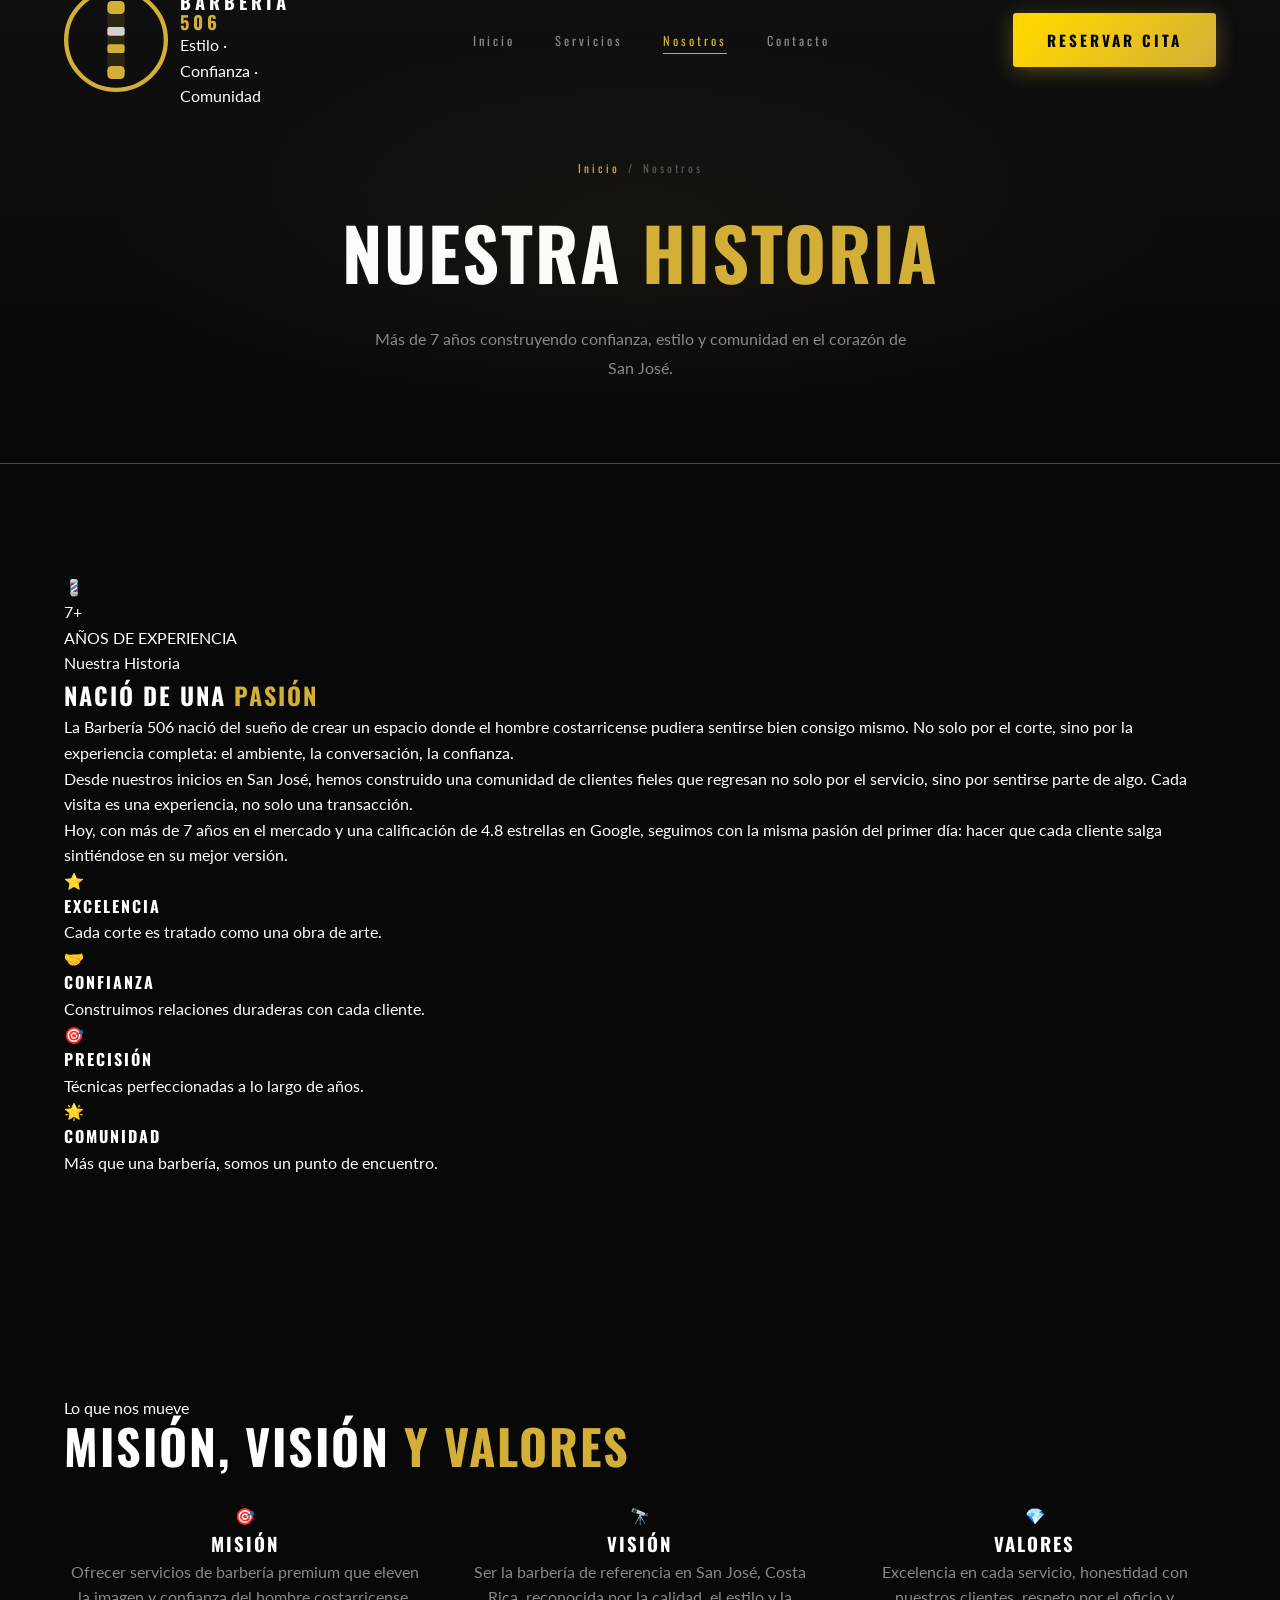
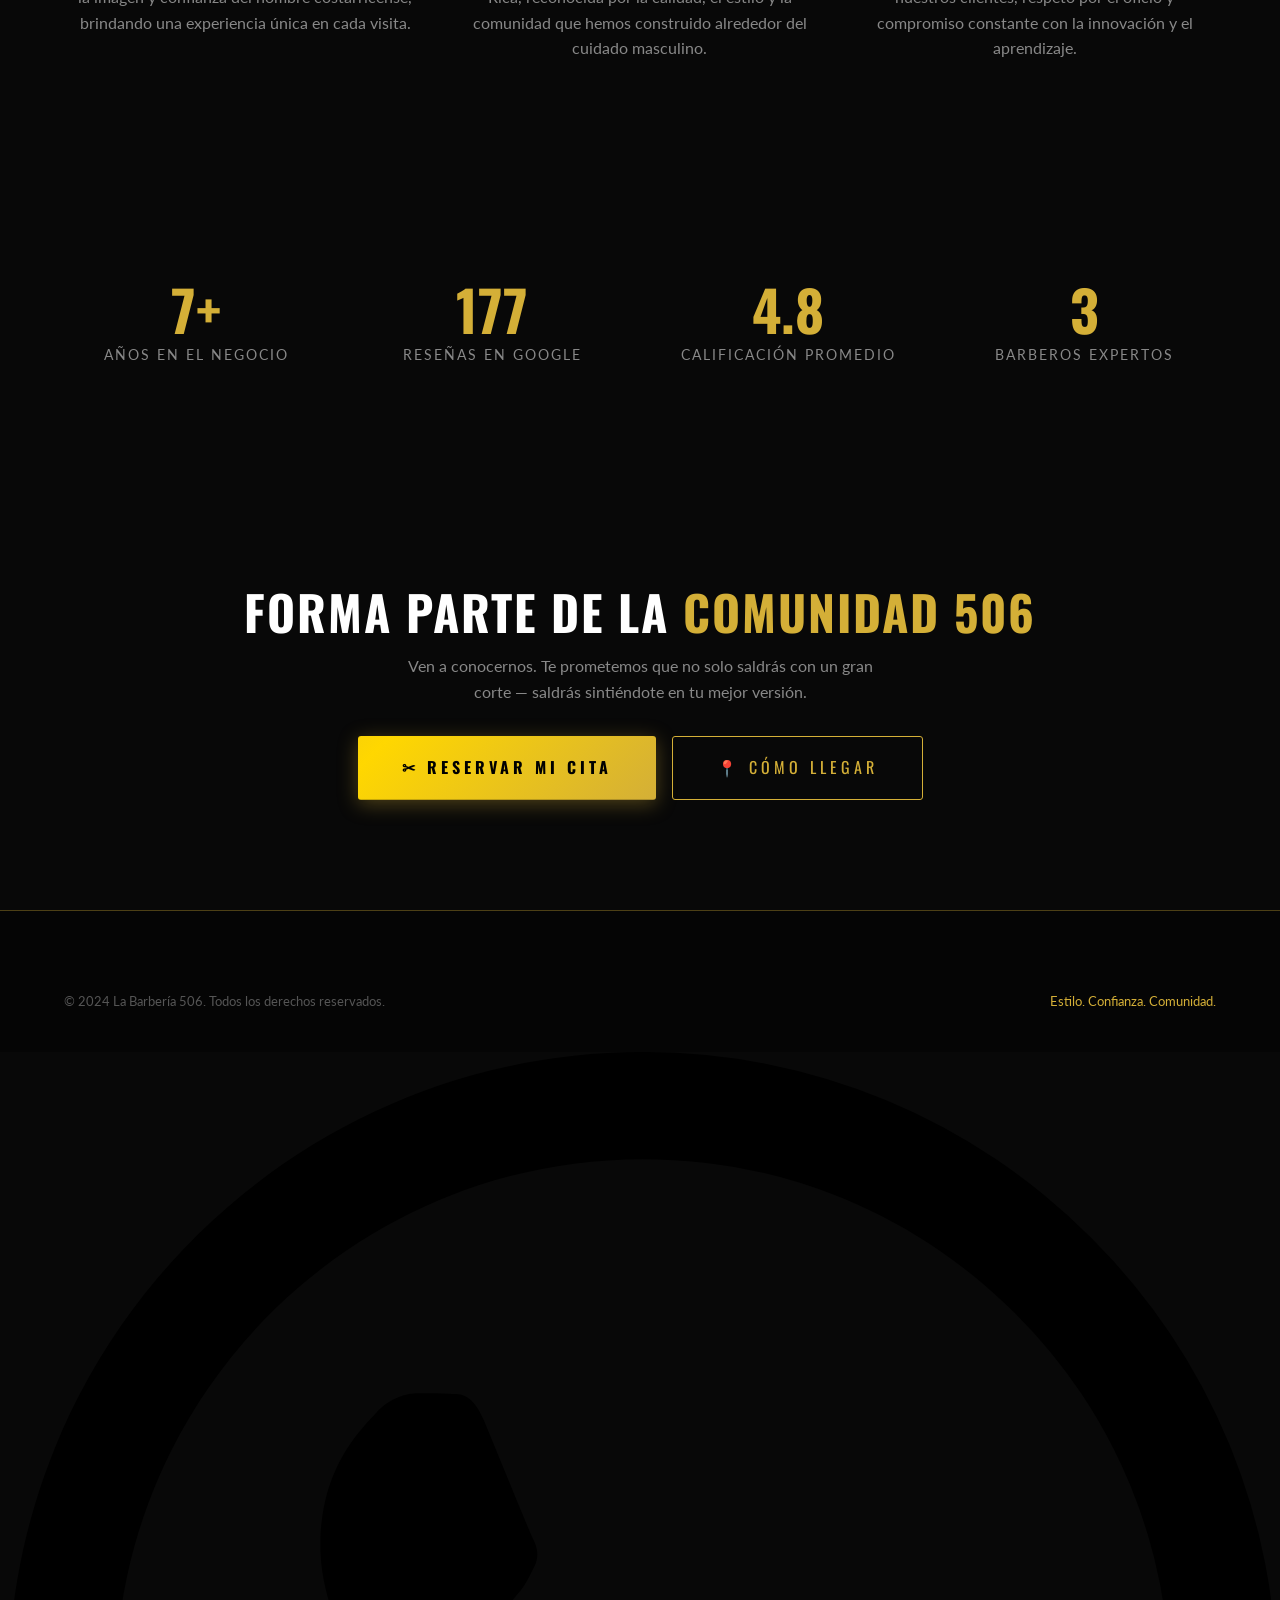
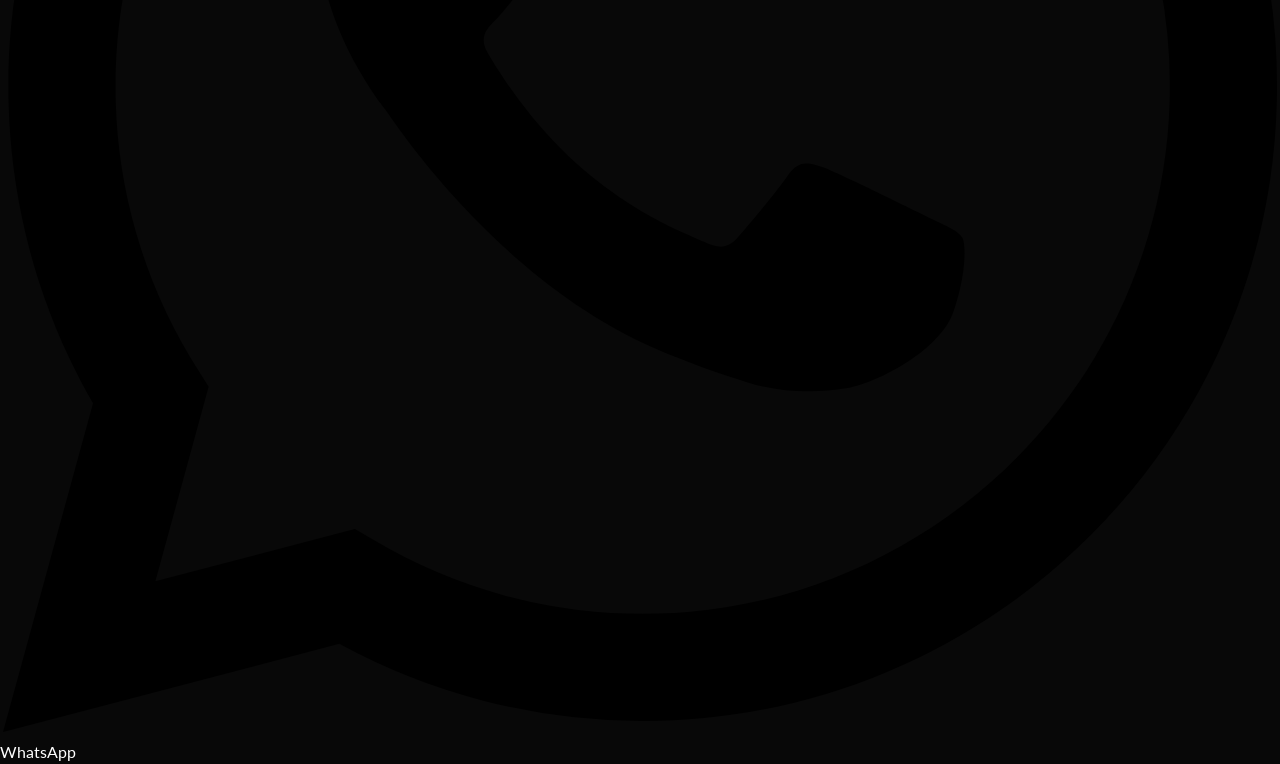
<file: nosotros.html>
<!DOCTYPE html>
<html lang="es">
<head>
  <meta charset="UTF-8" />
  <meta name="viewport" content="width=device-width, initial-scale=1.0" />
  <title>La Barbería 506 — Nosotros</title>
  <meta name="description" content="Conoce la historia de La Barbería 506. Más de 7 años en San José, Costa Rica, siendo referencia de estilo masculino premium." />
  <link rel="preconnect" href="https://fonts.googleapis.com" />
  <link rel="preconnect" href="https://fonts.gstatic.com" crossorigin />
  <link href="https://fonts.googleapis.com/css2?family=Oswald:wght@400;500;600;700&family=Lato:wght@300;400;700&display=swap" rel="stylesheet" />
  <link rel="stylesheet" href="css/style.css" />
</head>
<body>

<nav class="navbar" id="navbar">
  <a href="index.html" class="nav-logo">
    <svg class="nav-logo-icon" viewBox="0 0 48 48" fill="none" xmlns="http://www.w3.org/2000/svg">
      <circle cx="24" cy="24" r="23" stroke="#D4AF37" stroke-width="2"/>
      <rect x="20" y="6" width="8" height="36" rx="4" fill="#D4AF37" opacity="0.15"/>
      <rect x="20" y="6" width="8" height="6" rx="2" fill="#D4AF37"/>
      <rect x="20" y="36" width="8" height="6" rx="2" fill="#D4AF37"/>
      <rect x="20" y="18" width="8" height="4" rx="1" fill="white" opacity="0.8"/>
      <rect x="20" y="26" width="8" height="4" rx="1" fill="#D4AF37"/>
    </svg>
    <div class="nav-logo-text">
      <span class="name">LA BARBERÍA <span>506</span></span>
      <span class="tagline">Estilo · Confianza · Comunidad</span>
    </div>
  </a>
  <ul class="nav-links">
    <li><a href="index.html">Inicio</a></li>
    <li><a href="servicios.html">Servicios</a></li>
    <li><a href="nosotros.html" class="active">Nosotros</a></li>
    <li><a href="contacto.html">Contacto</a></li>
  </ul>
  <a href="reservar.html" class="btn btn-gold nav-cta">Reservar Cita</a>
  <div class="hamburger" id="hamburger"><span></span><span></span><span></span></div>
</nav>
<div class="mobile-menu" id="mobileMenu">
  <a href="index.html">Inicio</a>
  <a href="servicios.html">Servicios</a>
  <a href="nosotros.html">Nosotros</a>
  <a href="contacto.html">Contacto</a>
  <a href="reservar.html" style="color: var(--gold);">Reservar Cita →</a>
</div>

<div class="page-hero">
  <div class="breadcrumb"><a href="index.html">Inicio</a><span>/</span>Nosotros</div>
  <h1>Nuestra <span class="gold">Historia</span></h1>
  <p>Más de 7 años construyendo confianza, estilo y comunidad en el corazón de San José.</p>
</div>

<!-- STORY -->
<section class="section section-dark">
  <div class="container">
    <div class="about-wrapper">
      <div class="about-image-wrap fade-up">
        <div class="about-image-placeholder">💈</div>
        <div class="about-badge-float">
          <div class="number">7+</div>
          <div class="label">AÑOS DE EXPERIENCIA</div>
        </div>
      </div>
      <div class="about-content fade-up">
        <span class="section-label">Nuestra Historia</span>
        <h2>Nació de una <span class="gold">Pasión</span></h2>
        <div class="divider"></div>
        <p>La Barbería 506 nació del sueño de crear un espacio donde el hombre costarricense pudiera sentirse bien consigo mismo. No solo por el corte, sino por la experiencia completa: el ambiente, la conversación, la confianza.</p>
        <p>Desde nuestros inicios en San José, hemos construido una comunidad de clientes fieles que regresan no solo por el servicio, sino por sentirse parte de algo. Cada visita es una experiencia, no solo una transacción.</p>
        <p>Hoy, con más de 7 años en el mercado y una calificación de 4.8 estrellas en Google, seguimos con la misma pasión del primer día: hacer que cada cliente salga sintiéndose en su mejor versión.</p>
        <div class="about-values">
          <div class="about-value">
            <div class="about-value-icon">⭐</div>
            <div>
              <h4>Excelencia</h4>
              <p>Cada corte es tratado como una obra de arte.</p>
            </div>
          </div>
          <div class="about-value">
            <div class="about-value-icon">🤝</div>
            <div>
              <h4>Confianza</h4>
              <p>Construimos relaciones duraderas con cada cliente.</p>
            </div>
          </div>
          <div class="about-value">
            <div class="about-value-icon">🎯</div>
            <div>
              <h4>Precisión</h4>
              <p>Técnicas perfeccionadas a lo largo de años.</p>
            </div>
          </div>
          <div class="about-value">
            <div class="about-value-icon">🌟</div>
            <div>
              <h4>Comunidad</h4>
              <p>Más que una barbería, somos un punto de encuentro.</p>
            </div>
          </div>
        </div>
      </div>
    </div>
  </div>
</section>

<!-- MISSION VISION VALUES -->
<section class="section section-card">
  <div class="container">
    <div class="text-center fade-up">
      <span class="section-label">Lo que nos mueve</span>
      <h2 class="section-title">Misión, Visión <span class="gold">y Valores</span></h2>
      <div class="divider divider-center"></div>
    </div>
    <div style="display: grid; grid-template-columns: repeat(auto-fit, minmax(280px, 1fr)); gap: 2rem; margin-top: 2rem;">
      <div class="service-card fade-up" style="text-align: center;">
        <div class="service-icon">🎯</div>
        <h3>Misión</h3>
        <p style="color: var(--text-muted);">Ofrecer servicios de barbería premium que eleven la imagen y confianza del hombre costarricense, brindando una experiencia única en cada visita.</p>
      </div>
      <div class="service-card fade-up" style="text-align: center;">
        <div class="service-icon">🔭</div>
        <h3>Visión</h3>
        <p style="color: var(--text-muted);">Ser la barbería de referencia en San José, Costa Rica, reconocida por la calidad, el estilo y la comunidad que hemos construido alrededor del cuidado masculino.</p>
      </div>
      <div class="service-card fade-up" style="text-align: center;">
        <div class="service-icon">💎</div>
        <h3>Valores</h3>
        <p style="color: var(--text-muted);">Excelencia en cada servicio, honestidad con nuestros clientes, respeto por el oficio y compromiso constante con la innovación y el aprendizaje.</p>
      </div>
    </div>
  </div>
</section>

<!-- STATS -->
<section class="section section-dark">
  <div class="container">
    <div style="display: grid; grid-template-columns: repeat(auto-fit, minmax(180px, 1fr)); gap: 2rem; text-align: center;">
      <div class="fade-up">
        <div style="font-family: 'Oswald', sans-serif; font-size: 3.5rem; color: var(--gold); font-weight: 700; line-height: 1;">7+</div>
        <div style="color: var(--text-muted); letter-spacing: 2px; font-size: 0.85rem; margin-top: 0.5rem;">AÑOS EN EL NEGOCIO</div>
      </div>
      <div class="fade-up">
        <div style="font-family: 'Oswald', sans-serif; font-size: 3.5rem; color: var(--gold); font-weight: 700; line-height: 1;">177</div>
        <div style="color: var(--text-muted); letter-spacing: 2px; font-size: 0.85rem; margin-top: 0.5rem;">RESEÑAS EN GOOGLE</div>
      </div>
      <div class="fade-up">
        <div style="font-family: 'Oswald', sans-serif; font-size: 3.5rem; color: var(--gold); font-weight: 700; line-height: 1;">4.8</div>
        <div style="color: var(--text-muted); letter-spacing: 2px; font-size: 0.85rem; margin-top: 0.5rem;">CALIFICACIÓN PROMEDIO</div>
      </div>
      <div class="fade-up">
        <div style="font-family: 'Oswald', sans-serif; font-size: 3.5rem; color: var(--gold); font-weight: 700; line-height: 1;">3</div>
        <div style="color: var(--text-muted); letter-spacing: 2px; font-size: 0.85rem; margin-top: 0.5rem;">BARBEROS EXPERTOS</div>
      </div>
    </div>
  </div>
</section>

<!-- CTA -->
<section class="section section-card">
  <div class="container" style="text-align: center;">
    <h2 class="section-title fade-up">Forma Parte de la <span class="gold">Comunidad 506</span></h2>
    <div class="divider divider-center"></div>
    <p style="color: var(--text-muted); max-width: 500px; margin: 0 auto 2rem;" class="fade-up">Ven a conocernos. Te prometemos que no solo saldrás con un gran corte — saldrás sintiéndote en tu mejor versión.</p>
    <div style="display: flex; gap: 1rem; justify-content: center; flex-wrap: wrap;" class="fade-up">
      <a href="reservar.html" class="btn btn-gold btn-lg">✂ Reservar Mi Cita</a>
      <a href="contacto.html" class="btn btn-outline btn-lg">📍 Cómo Llegar</a>
    </div>
  </div>
</section>

<footer>
  <div class="container">
    <div class="footer-bottom" style="border-top: none; padding-top: 0;">
      <p>© 2024 La Barbería 506. Todos los derechos reservados.</p>
      <p style="color: var(--gold);">Estilo. Confianza. Comunidad.</p>
    </div>
  </div>
</footer>

<a href="https://wa.me/50685068000?text=Hola!%20Quiero%20reservar%20una%20cita" target="_blank" class="whatsapp-float">
  <svg viewBox="0 0 24 24" xmlns="http://www.w3.org/2000/svg"><path d="M17.472 14.382c-.297-.149-1.758-.867-2.03-.967-.273-.099-.471-.148-.67.15-.197.297-.767.966-.94 1.164-.173.199-.347.223-.644.075-.297-.15-1.255-.463-2.39-1.475-.883-.788-1.48-1.761-1.653-2.059-.173-.297-.018-.458.13-.606.134-.133.298-.347.446-.52.149-.174.198-.298.298-.497.099-.198.05-.371-.025-.52-.075-.149-.669-1.612-.916-2.207-.242-.579-.487-.5-.669-.51-.173-.008-.371-.01-.57-.01-.198 0-.52.074-.792.372-.272.297-1.04 1.016-1.04 2.479 0 1.462 1.065 2.875 1.213 3.074.149.198 2.096 3.2 5.077 4.487.709.306 1.262.489 1.694.625.712.227 1.36.195 1.871.118.571-.085 1.758-.719 2.006-1.413.248-.694.248-1.289.173-1.413-.074-.124-.272-.198-.57-.347m-5.421 7.403h-.004a9.87 9.87 0 01-5.031-1.378l-.361-.214-3.741.982.998-3.648-.235-.374a9.86 9.86 0 01-1.51-5.26c.001-5.45 4.436-9.884 9.888-9.884 2.64 0 5.122 1.03 6.988 2.898a9.825 9.825 0 012.893 6.994c-.003 5.45-4.437 9.884-9.885 9.884m8.413-18.297A11.815 11.815 0 0012.05 0C5.495 0 .16 5.335.157 11.892c0 2.096.547 4.142 1.588 5.945L.057 24l6.305-1.654a11.882 11.882 0 005.683 1.448h.005c6.554 0 11.89-5.335 11.893-11.893a11.821 11.821 0 00-3.48-8.413Z"/></svg>
  <span class="whatsapp-text">WhatsApp</span>
</a>
<script src="js/main.js"></script>
</body>
</html>
</file>
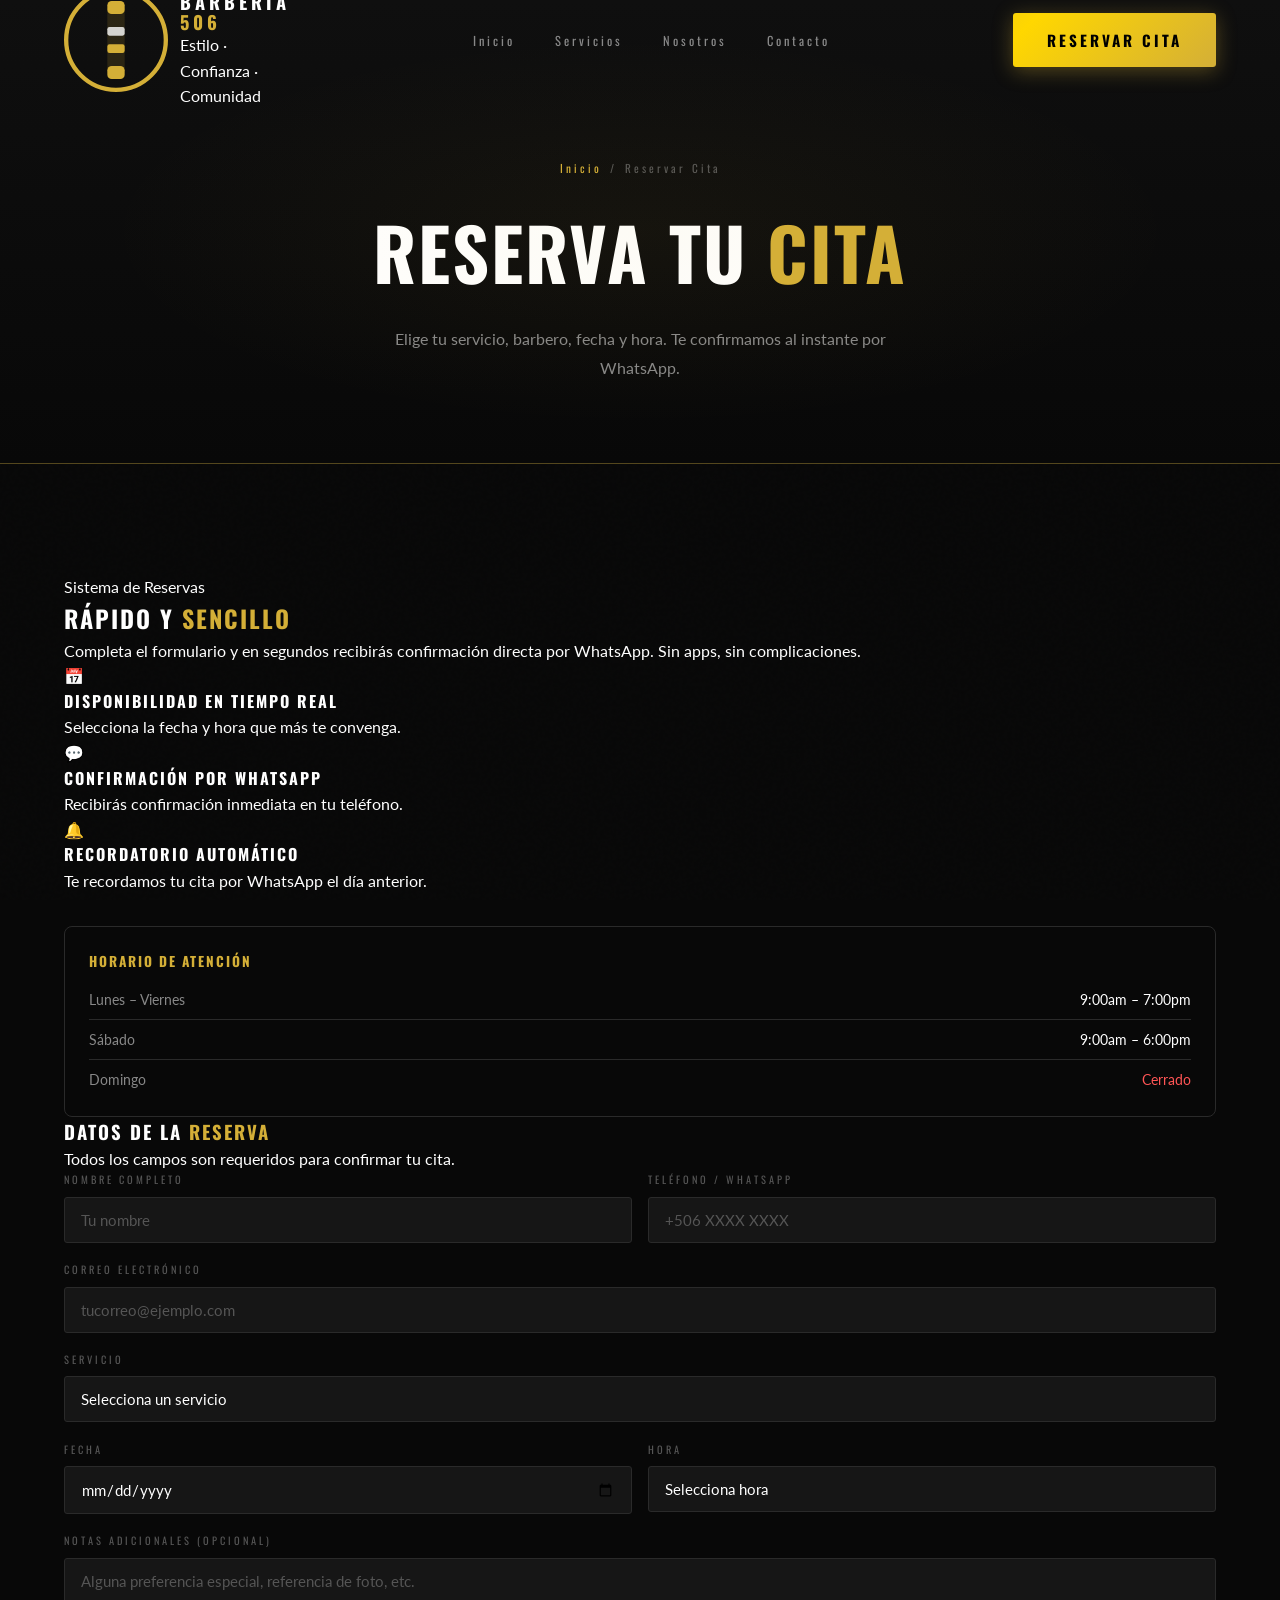
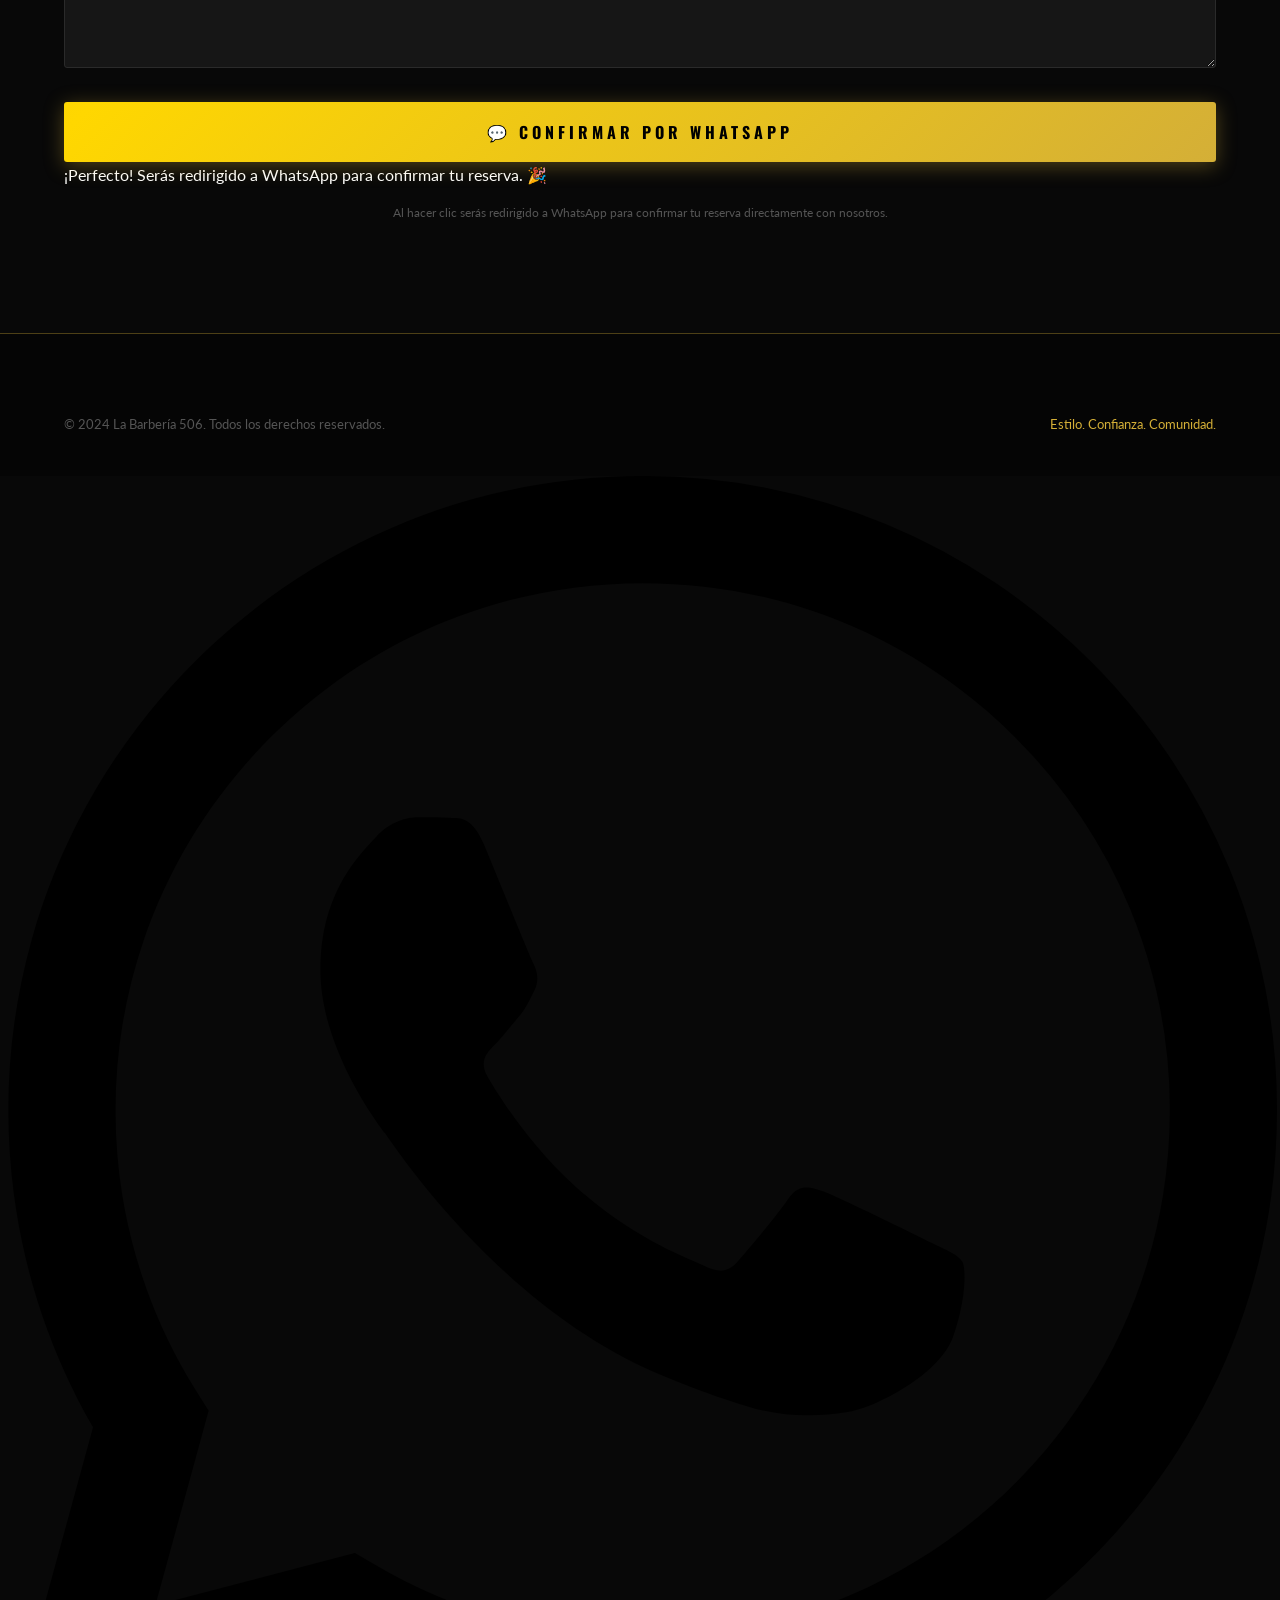
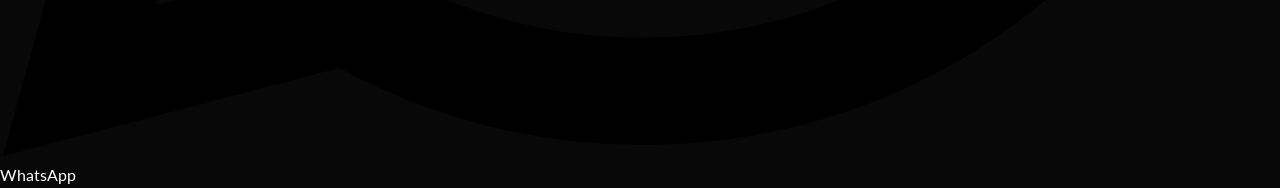
<file: reservar.html>
<!DOCTYPE html>
<html lang="es">
<head>
  <meta charset="UTF-8" />
  <meta name="viewport" content="width=device-width, initial-scale=1.0" />
  <title>La Barbería 506 — Reservar Cita</title>
  <meta name="description" content="Reserva tu cita en La Barbería 506. Elige tu servicio, barbero, fecha y hora. Confirmación inmediata por WhatsApp." />
  <link rel="preconnect" href="https://fonts.googleapis.com" />
  <link rel="preconnect" href="https://fonts.gstatic.com" crossorigin />
  <link href="https://fonts.googleapis.com/css2?family=Oswald:wght@400;500;600;700&family=Lato:wght@300;400;700&display=swap" rel="stylesheet" />
  <link rel="stylesheet" href="css/style.css" />
</head>
<body>

<nav class="navbar" id="navbar">
  <a href="index.html" class="nav-logo">
    <svg class="nav-logo-icon" viewBox="0 0 48 48" fill="none" xmlns="http://www.w3.org/2000/svg">
      <circle cx="24" cy="24" r="23" stroke="#D4AF37" stroke-width="2"/>
      <rect x="20" y="6" width="8" height="36" rx="4" fill="#D4AF37" opacity="0.15"/>
      <rect x="20" y="6" width="8" height="6" rx="2" fill="#D4AF37"/>
      <rect x="20" y="36" width="8" height="6" rx="2" fill="#D4AF37"/>
      <rect x="20" y="18" width="8" height="4" rx="1" fill="white" opacity="0.8"/>
      <rect x="20" y="26" width="8" height="4" rx="1" fill="#D4AF37"/>
    </svg>
    <div class="nav-logo-text">
      <span class="name">LA BARBERÍA <span>506</span></span>
      <span class="tagline">Estilo · Confianza · Comunidad</span>
    </div>
  </a>
  <ul class="nav-links">
    <li><a href="index.html">Inicio</a></li>
    <li><a href="servicios.html">Servicios</a></li>
    <li><a href="nosotros.html">Nosotros</a></li>
    <li><a href="contacto.html">Contacto</a></li>
  </ul>
  <a href="reservar.html" class="btn btn-gold nav-cta active">Reservar Cita</a>
  <div class="hamburger" id="hamburger"><span></span><span></span><span></span></div>
</nav>
<div class="mobile-menu" id="mobileMenu">
  <a href="index.html">Inicio</a>
  <a href="servicios.html">Servicios</a>
  <a href="nosotros.html">Nosotros</a>
  <a href="contacto.html">Contacto</a>
  <a href="reservar.html" style="color: var(--gold);">Reservar Cita →</a>
</div>

<div class="page-hero">
  <div class="breadcrumb"><a href="index.html">Inicio</a><span>/</span>Reservar Cita</div>
  <h1>Reserva Tu <span class="gold">Cita</span></h1>
  <p>Elige tu servicio, barbero, fecha y hora. Te confirmamos al instante por WhatsApp.</p>
</div>

<section class="section section-dark">
  <div class="container">
    <div class="booking-wrapper">
      <div class="booking-info fade-up">
        <span class="section-label">Sistema de Reservas</span>
        <h2>Rápido y <span class="gold">Sencillo</span></h2>
        <div class="divider"></div>
        <p>Completa el formulario y en segundos recibirás confirmación directa por WhatsApp. Sin apps, sin complicaciones.</p>
        <div class="booking-features">
          <div class="booking-feature">
            <div class="booking-feature-icon">📅</div>
            <div class="booking-feature-text">
              <h4>Disponibilidad en Tiempo Real</h4>
              <p>Selecciona la fecha y hora que más te convenga.</p>
            </div>
          </div>
          <div class="booking-feature">
            <div class="booking-feature-icon">💬</div>
            <div class="booking-feature-text">
              <h4>Confirmación por WhatsApp</h4>
              <p>Recibirás confirmación inmediata en tu teléfono.</p>
            </div>
          </div>
          <div class="booking-feature">
            <div class="booking-feature-icon">🔔</div>
            <div class="booking-feature-text">
              <h4>Recordatorio Automático</h4>
              <p>Te recordamos tu cita por WhatsApp el día anterior.</p>
            </div>
          </div>
        </div>

        <div style="background: var(--black-card); border: 1px solid var(--border); border-radius: 8px; padding: 1.5rem; margin-top: 2rem;">
          <h4 style="font-size: 0.85rem; letter-spacing: 2px; color: var(--gold); font-family: 'Oswald', sans-serif; margin-bottom: 1rem;">HORARIO DE ATENCIÓN</h4>
          <div style="display: flex; flex-direction: column; gap: 0.5rem;">
            <div style="display: flex; justify-content: space-between; color: var(--text-muted); font-size: 0.9rem; padding-bottom: 0.5rem; border-bottom: 1px solid var(--border);">
              <span>Lunes – Viernes</span><span style="color: var(--text);">9:00am – 7:00pm</span>
            </div>
            <div style="display: flex; justify-content: space-between; color: var(--text-muted); font-size: 0.9rem; padding-bottom: 0.5rem; border-bottom: 1px solid var(--border);">
              <span>Sábado</span><span style="color: var(--text);">9:00am – 6:00pm</span>
            </div>
            <div style="display: flex; justify-content: space-between; color: var(--text-muted); font-size: 0.9rem;">
              <span>Domingo</span><span style="color: #ff5555;">Cerrado</span>
            </div>
          </div>
        </div>
      </div>

      <div class="booking-form-card fade-up">
        <h3>Datos de la <span class="gold">Reserva</span></h3>
        <p>Todos los campos son requeridos para confirmar tu cita.</p>

        <form id="bookingForm" novalidate>
          <div class="form-row">
            <div class="form-group">
              <label for="b-name">NOMBRE COMPLETO</label>
              <input type="text" id="b-name" name="nombre" placeholder="Tu nombre" required />
            </div>
            <div class="form-group">
              <label for="b-phone">TELÉFONO / WHATSAPP</label>
              <input type="tel" id="b-phone" name="telefono" placeholder="+506 XXXX XXXX" required />
            </div>
          </div>

          <div class="form-group">
            <label for="b-email">CORREO ELECTRÓNICO</label>
            <input type="email" id="b-email" name="email" placeholder="tucorreo@ejemplo.com" />
          </div>

          <div class="form-group">
            <label for="b-service">SERVICIO</label>
            <select id="b-service" name="servicio" required>
              <option value="" disabled selected>Selecciona un servicio</option>
              <option value="Corte de Cabello">💈 Corte de Cabello — ₡8,000</option>
              <option value="Arreglo de Barba">✂️ Arreglo de Barba — ₡6,000</option>
              <option value="Afeitado Tradicional">🪒 Afeitado Tradicional — ₡7,000</option>
              <option value="Corte + Barba">🧔 Corte + Barba — ₡12,000</option>
              <option value="Corte + Afeitado + Barba">👑 Corte + Afeitado + Barba — ₡15,000</option>
            </select>
          </div>


          <div class="form-row">
            <div class="form-group">
              <label for="b-date">FECHA</label>
              <input type="date" id="b-date" name="fecha" required />
            </div>
            <div class="form-group">
              <label for="b-time">HORA</label>
              <select id="b-time" name="hora" required>
                <option value="" disabled selected>Selecciona hora</option>
                <option value="9:00am">9:00 am</option>
                <option value="9:30am">9:30 am</option>
                <option value="10:00am">10:00 am</option>
                <option value="10:30am">10:30 am</option>
                <option value="11:00am">11:00 am</option>
                <option value="11:30am">11:30 am</option>
                <option value="12:00pm">12:00 pm</option>
                <option value="12:30pm">12:30 pm</option>
                <option value="1:00pm">1:00 pm</option>
                <option value="1:30pm">1:30 pm</option>
                <option value="2:00pm">2:00 pm</option>
                <option value="2:30pm">2:30 pm</option>
                <option value="3:00pm">3:00 pm</option>
                <option value="3:30pm">3:30 pm</option>
                <option value="4:00pm">4:00 pm</option>
                <option value="4:30pm">4:30 pm</option>
                <option value="5:00pm">5:00 pm</option>
                <option value="5:30pm">5:30 pm</option>
                <option value="6:00pm">6:00 pm</option>
                <option value="6:30pm">6:30 pm</option>
              </select>
            </div>
          </div>

          <div class="form-group">
            <label for="b-notes">NOTAS ADICIONALES (OPCIONAL)</label>
            <textarea id="b-notes" name="notas" placeholder="Alguna preferencia especial, referencia de foto, etc."></textarea>
          </div>

          <button type="submit" class="btn btn-gold btn-lg form-submit">💬 Confirmar por WhatsApp</button>
          <div id="bookingSuccess" class="form-message success">¡Perfecto! Serás redirigido a WhatsApp para confirmar tu reserva. 🎉</div>
          <p class="form-note">Al hacer clic serás redirigido a WhatsApp para confirmar tu reserva directamente con nosotros.</p>
        </form>
      </div>
    </div>
  </div>
</section>

<footer>
  <div class="container">
    <div class="footer-bottom" style="border-top: none; padding-top: 0;">
      <p>© 2024 La Barbería 506. Todos los derechos reservados.</p>
      <p style="color: var(--gold);">Estilo. Confianza. Comunidad.</p>
    </div>
  </div>
</footer>

<a href="https://wa.me/50685068000?text=Hola!%20Quiero%20reservar%20una%20cita" target="_blank" class="whatsapp-float">
  <svg viewBox="0 0 24 24" xmlns="http://www.w3.org/2000/svg"><path d="M17.472 14.382c-.297-.149-1.758-.867-2.03-.967-.273-.099-.471-.148-.67.15-.197.297-.767.966-.94 1.164-.173.199-.347.223-.644.075-.297-.15-1.255-.463-2.39-1.475-.883-.788-1.48-1.761-1.653-2.059-.173-.297-.018-.458.13-.606.134-.133.298-.347.446-.52.149-.174.198-.298.298-.497.099-.198.05-.371-.025-.52-.075-.149-.669-1.612-.916-2.207-.242-.579-.487-.5-.669-.51-.173-.008-.371-.01-.57-.01-.198 0-.52.074-.792.372-.272.297-1.04 1.016-1.04 2.479 0 1.462 1.065 2.875 1.213 3.074.149.198 2.096 3.2 5.077 4.487.709.306 1.262.489 1.694.625.712.227 1.36.195 1.871.118.571-.085 1.758-.719 2.006-1.413.248-.694.248-1.289.173-1.413-.074-.124-.272-.198-.57-.347m-5.421 7.403h-.004a9.87 9.87 0 01-5.031-1.378l-.361-.214-3.741.982.998-3.648-.235-.374a9.86 9.86 0 01-1.51-5.26c.001-5.45 4.436-9.884 9.888-9.884 2.64 0 5.122 1.03 6.988 2.898a9.825 9.825 0 012.893 6.994c-.003 5.45-4.437 9.884-9.885 9.884m8.413-18.297A11.815 11.815 0 0012.05 0C5.495 0 .16 5.335.157 11.892c0 2.096.547 4.142 1.588 5.945L.057 24l6.305-1.654a11.882 11.882 0 005.683 1.448h.005c6.554 0 11.89-5.335 11.893-11.893a11.821 11.821 0 00-3.48-8.413Z"/></svg>
  <span class="whatsapp-text">WhatsApp</span>
</a>
<script src="js/main.js"></script>
</body>
</html>
</file>
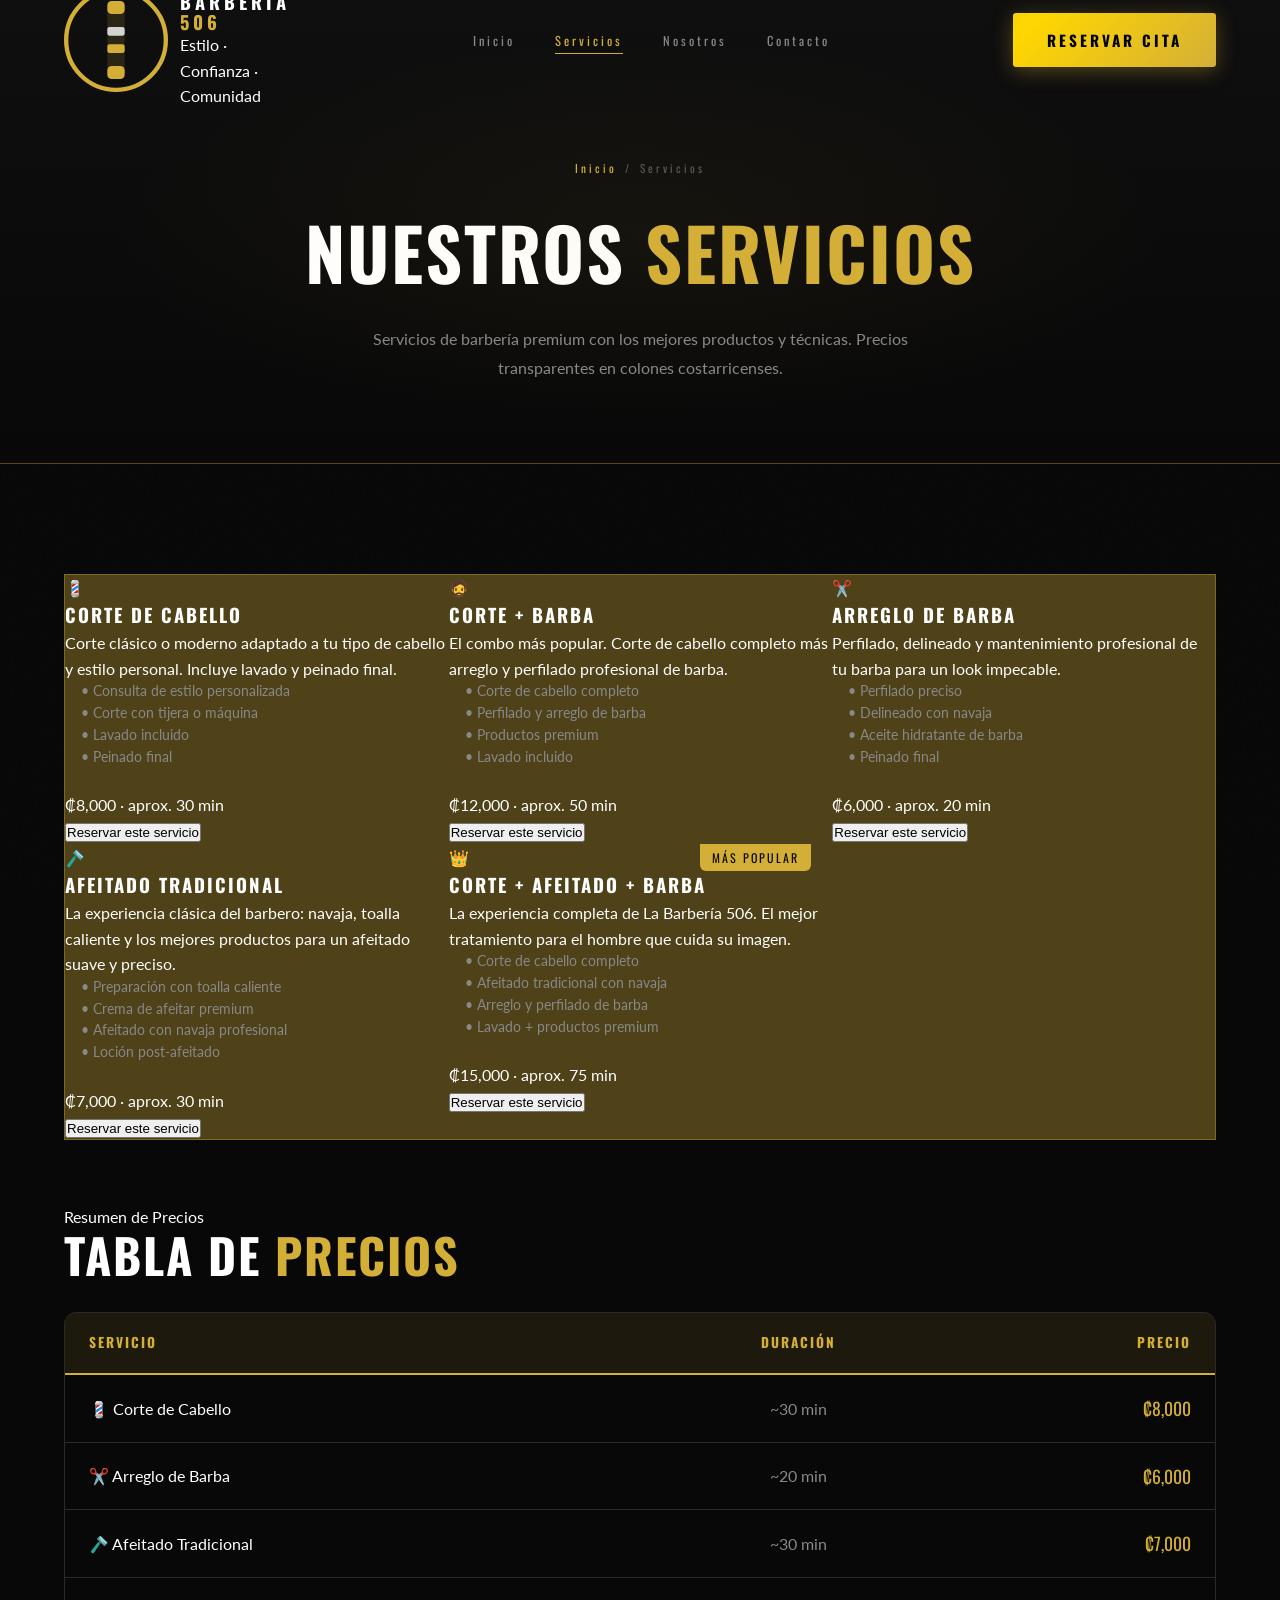
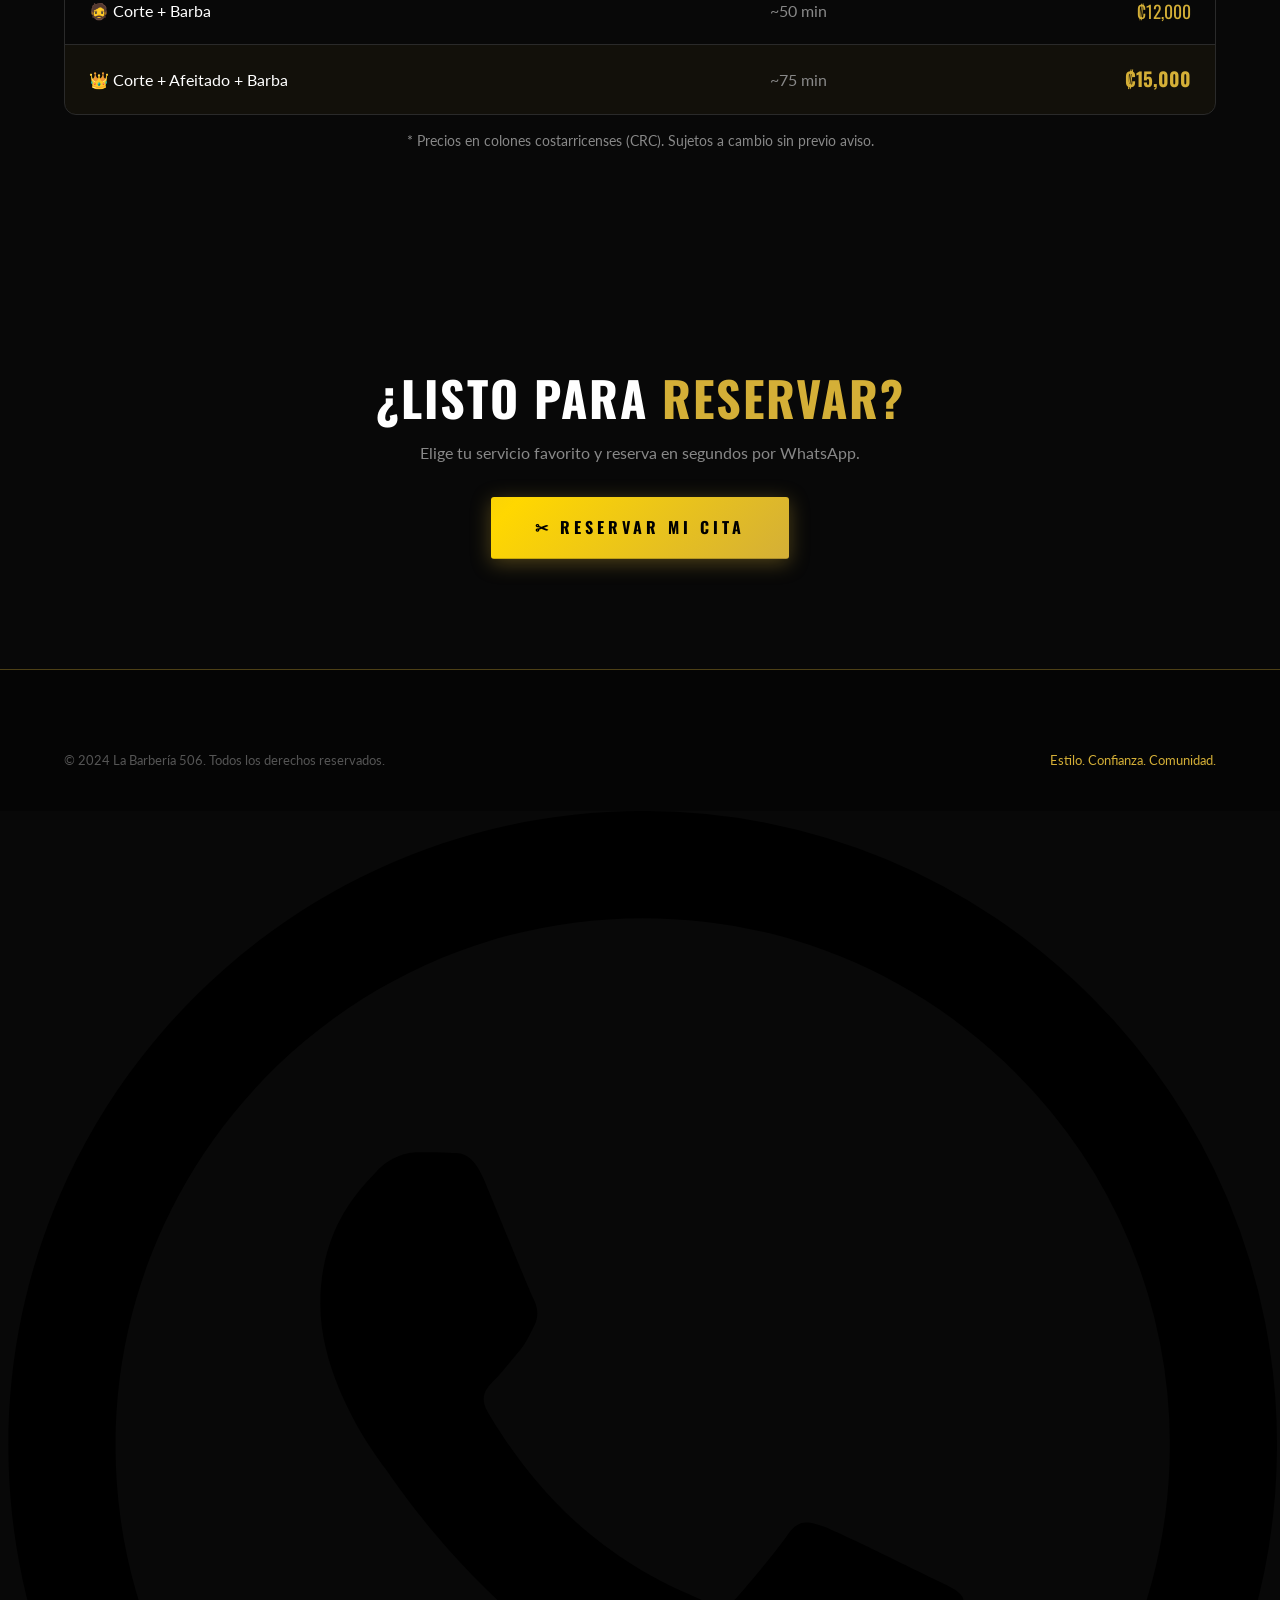
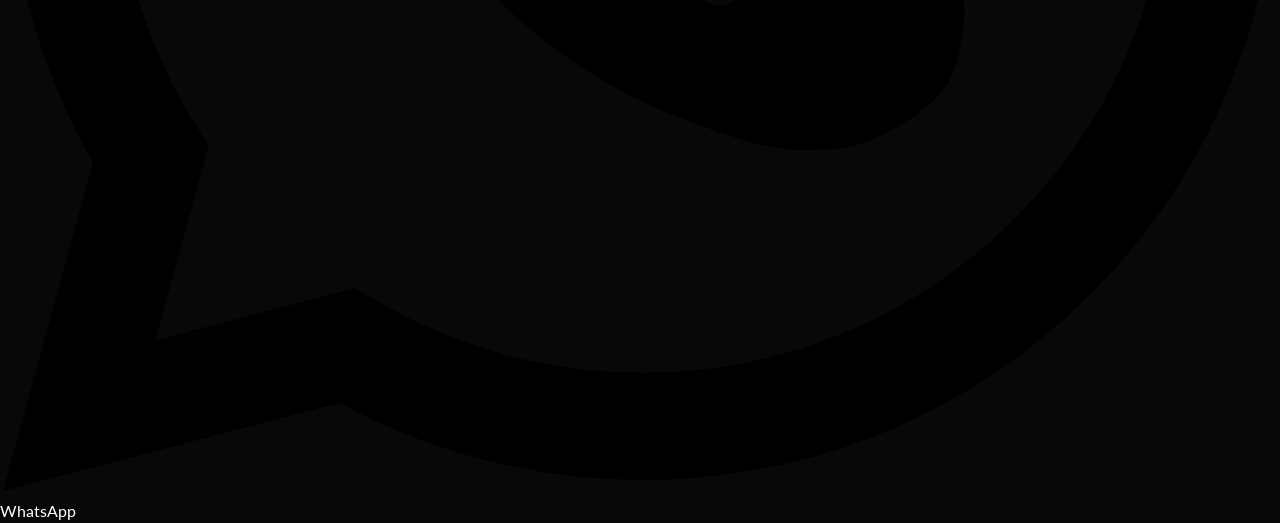
<file: servicios.html>
<!DOCTYPE html>
<html lang="es">
<head>
  <meta charset="UTF-8" />
  <meta name="viewport" content="width=device-width, initial-scale=1.0" />
  <title>La Barbería 506 — Servicios</title>
  <meta name="description" content="Servicios de barbería premium en San José: cortes, arreglo de barba, afeitado tradicional y más. Precios en colones costarricenses." />
  <link rel="preconnect" href="https://fonts.googleapis.com" />
  <link rel="preconnect" href="https://fonts.gstatic.com" crossorigin />
  <link href="https://fonts.googleapis.com/css2?family=Oswald:wght@400;500;600;700&family=Lato:wght@300;400;700&display=swap" rel="stylesheet" />
  <link rel="stylesheet" href="css/style.css" />
</head>
<body>

<nav class="navbar" id="navbar">
  <a href="index.html" class="nav-logo">
    <svg class="nav-logo-icon" viewBox="0 0 48 48" fill="none" xmlns="http://www.w3.org/2000/svg">
      <circle cx="24" cy="24" r="23" stroke="#D4AF37" stroke-width="2"/>
      <rect x="20" y="6" width="8" height="36" rx="4" fill="#D4AF37" opacity="0.15"/>
      <rect x="20" y="6" width="8" height="6" rx="2" fill="#D4AF37"/>
      <rect x="20" y="36" width="8" height="6" rx="2" fill="#D4AF37"/>
      <rect x="20" y="18" width="8" height="4" rx="1" fill="white" opacity="0.8"/>
      <rect x="20" y="26" width="8" height="4" rx="1" fill="#D4AF37"/>
    </svg>
    <div class="nav-logo-text">
      <span class="name">LA BARBERÍA <span>506</span></span>
      <span class="tagline">Estilo · Confianza · Comunidad</span>
    </div>
  </a>
  <ul class="nav-links">
    <li><a href="index.html">Inicio</a></li>
    <li><a href="servicios.html" class="active">Servicios</a></li>
    <li><a href="nosotros.html">Nosotros</a></li>
    <li><a href="contacto.html">Contacto</a></li>
  </ul>
  <a href="reservar.html" class="btn btn-gold nav-cta">Reservar Cita</a>
  <div class="hamburger" id="hamburger"><span></span><span></span><span></span></div>
</nav>
<div class="mobile-menu" id="mobileMenu">
  <a href="index.html">Inicio</a>
  <a href="servicios.html">Servicios</a>
  <a href="nosotros.html">Nosotros</a>
  <a href="contacto.html">Contacto</a>
  <a href="reservar.html" style="color: var(--gold);">Reservar Cita →</a>
</div>

<div class="page-hero">
  <div class="breadcrumb"><a href="index.html">Inicio</a><span>/</span>Servicios</div>
  <h1>Nuestros <span class="gold">Servicios</span></h1>
  <p>Servicios de barbería premium con los mejores productos y técnicas. Precios transparentes en colones costarricenses.</p>
</div>

<section class="section section-dark">
  <div class="container">
    <div class="services-grid">
      <div class="service-card fade-up">
        <div class="service-icon">💈</div>
        <h3>Corte de Cabello</h3>
        <p>Corte clásico o moderno adaptado a tu tipo de cabello y estilo personal. Incluye lavado y peinado final.</p>
        <ul style="color: var(--text-muted); font-size: 0.85rem; margin-bottom: 1.5rem; padding-left: 1rem;">
          <li>• Consulta de estilo personalizada</li>
          <li>• Corte con tijera o máquina</li>
          <li>• Lavado incluido</li>
          <li>• Peinado final</li>
        </ul>
        <div class="service-price">₡8,000 <span>· aprox. 30 min</span></div>
        <button class="service-book-btn" data-service="Corte de Cabello">Reservar este servicio</button>
      </div>

      <div class="service-card fade-up">
        <div class="service-icon">🧔</div>
        <h3>Corte + Barba</h3>
        <p>El combo más popular. Corte de cabello completo más arreglo y perfilado profesional de barba.</p>
        <ul style="color: var(--text-muted); font-size: 0.85rem; margin-bottom: 1.5rem; padding-left: 1rem;">
          <li>• Corte de cabello completo</li>
          <li>• Perfilado y arreglo de barba</li>
          <li>• Productos premium</li>
          <li>• Lavado incluido</li>
        </ul>
        <div class="service-price">₡12,000 <span>· aprox. 50 min</span></div>
        <button class="service-book-btn" data-service="Corte + Barba">Reservar este servicio</button>
      </div>

      <div class="service-card fade-up">
        <div class="service-icon">✂️</div>
        <h3>Arreglo de Barba</h3>
        <p>Perfilado, delineado y mantenimiento profesional de tu barba para un look impecable.</p>
        <ul style="color: var(--text-muted); font-size: 0.85rem; margin-bottom: 1.5rem; padding-left: 1rem;">
          <li>• Perfilado preciso</li>
          <li>• Delineado con navaja</li>
          <li>• Aceite hidratante de barba</li>
          <li>• Peinado final</li>
        </ul>
        <div class="service-price">₡6,000 <span>· aprox. 20 min</span></div>
        <button class="service-book-btn" data-service="Arreglo de Barba">Reservar este servicio</button>
      </div>

      <div class="service-card fade-up">
        <div class="service-icon">🪒</div>
        <h3>Afeitado Tradicional</h3>
        <p>La experiencia clásica del barbero: navaja, toalla caliente y los mejores productos para un afeitado suave y preciso.</p>
        <ul style="color: var(--text-muted); font-size: 0.85rem; margin-bottom: 1.5rem; padding-left: 1rem;">
          <li>• Preparación con toalla caliente</li>
          <li>• Crema de afeitar premium</li>
          <li>• Afeitado con navaja profesional</li>
          <li>• Loción post-afeitado</li>
        </ul>
        <div class="service-price">₡7,000 <span>· aprox. 30 min</span></div>
        <button class="service-book-btn" data-service="Afeitado Tradicional">Reservar este servicio</button>
      </div>

      <div class="service-card fade-up" style="border-color: rgba(212,175,55,0.4);">
        <div style="position: absolute; top: -1px; right: 20px; background: var(--gold); color: var(--black); font-family: 'Oswald', sans-serif; font-size: 0.75rem; letter-spacing: 2px; padding: 4px 12px; border-radius: 0 0 6px 6px;">MÁS POPULAR</div>
        <div class="service-icon">👑</div>
        <h3>Corte + Afeitado + Barba</h3>
        <p>La experiencia completa de La Barbería 506. El mejor tratamiento para el hombre que cuida su imagen.</p>
        <ul style="color: var(--text-muted); font-size: 0.85rem; margin-bottom: 1.5rem; padding-left: 1rem;">
          <li>• Corte de cabello completo</li>
          <li>• Afeitado tradicional con navaja</li>
          <li>• Arreglo y perfilado de barba</li>
          <li>• Lavado + productos premium</li>
        </ul>
        <div class="service-price">₡15,000 <span>· aprox. 75 min</span></div>
        <button class="service-book-btn" data-service="Corte + Afeitado + Barba">Reservar este servicio</button>
      </div>
    </div>

    <!-- Price Table -->
    <div style="margin-top: 4rem;" class="fade-up">
      <div class="text-center">
        <span class="section-label">Resumen de Precios</span>
        <h2 class="section-title">Tabla de <span class="gold">Precios</span></h2>
        <div class="divider divider-center"></div>
      </div>
      <div style="background: var(--black-card); border: 1px solid var(--border); border-radius: 12px; overflow: hidden; margin-top: 2rem;">
        <table style="width: 100%; border-collapse: collapse;">
          <thead>
            <tr style="background: rgba(212,175,55,0.1); border-bottom: 2px solid var(--gold);">
              <th style="padding: 1.2rem 1.5rem; text-align: left; font-family: 'Oswald', sans-serif; letter-spacing: 2px; font-size: 0.85rem; color: var(--gold);">SERVICIO</th>
              <th style="padding: 1.2rem 1.5rem; text-align: center; font-family: 'Oswald', sans-serif; letter-spacing: 2px; font-size: 0.85rem; color: var(--gold);">DURACIÓN</th>
              <th style="padding: 1.2rem 1.5rem; text-align: right; font-family: 'Oswald', sans-serif; letter-spacing: 2px; font-size: 0.85rem; color: var(--gold);">PRECIO</th>
            </tr>
          </thead>
          <tbody>
            <tr style="border-bottom: 1px solid var(--border);">
              <td style="padding: 1.2rem 1.5rem;">💈 Corte de Cabello</td>
              <td style="padding: 1.2rem 1.5rem; text-align: center; color: var(--text-muted);">~30 min</td>
              <td style="padding: 1.2rem 1.5rem; text-align: right; color: var(--gold); font-family: 'Oswald', sans-serif; font-size: 1.1rem;">₡8,000</td>
            </tr>
            <tr style="border-bottom: 1px solid var(--border);">
              <td style="padding: 1.2rem 1.5rem;">✂️ Arreglo de Barba</td>
              <td style="padding: 1.2rem 1.5rem; text-align: center; color: var(--text-muted);">~20 min</td>
              <td style="padding: 1.2rem 1.5rem; text-align: right; color: var(--gold); font-family: 'Oswald', sans-serif; font-size: 1.1rem;">₡6,000</td>
            </tr>
            <tr style="border-bottom: 1px solid var(--border);">
              <td style="padding: 1.2rem 1.5rem;">🪒 Afeitado Tradicional</td>
              <td style="padding: 1.2rem 1.5rem; text-align: center; color: var(--text-muted);">~30 min</td>
              <td style="padding: 1.2rem 1.5rem; text-align: right; color: var(--gold); font-family: 'Oswald', sans-serif; font-size: 1.1rem;">₡7,000</td>
            </tr>
            <tr style="border-bottom: 1px solid var(--border);">
              <td style="padding: 1.2rem 1.5rem;">🧔 Corte + Barba</td>
              <td style="padding: 1.2rem 1.5rem; text-align: center; color: var(--text-muted);">~50 min</td>
              <td style="padding: 1.2rem 1.5rem; text-align: right; color: var(--gold); font-family: 'Oswald', sans-serif; font-size: 1.1rem;">₡12,000</td>
            </tr>
            <tr style="background: rgba(212,175,55,0.05);">
              <td style="padding: 1.2rem 1.5rem;">👑 Corte + Afeitado + Barba</td>
              <td style="padding: 1.2rem 1.5rem; text-align: center; color: var(--text-muted);">~75 min</td>
              <td style="padding: 1.2rem 1.5rem; text-align: right; color: var(--gold); font-family: 'Oswald', sans-serif; font-size: 1.2rem; font-weight: 700;">₡15,000</td>
            </tr>
          </tbody>
        </table>
      </div>
      <p style="text-align: center; color: var(--text-muted); font-size: 0.85rem; margin-top: 1rem;">* Precios en colones costarricenses (CRC). Sujetos a cambio sin previo aviso.</p>
    </div>
  </div>
</section>

<section class="section section-card">
  <div class="container" style="text-align: center;">
    <h2 class="section-title fade-up">¿Listo para <span class="gold">Reservar?</span></h2>
    <div class="divider divider-center"></div>
    <p style="color: var(--text-muted); max-width: 500px; margin: 0 auto 2rem;" class="fade-up">Elige tu servicio favorito y reserva en segundos por WhatsApp.</p>
    <a href="reservar.html" class="btn btn-gold btn-lg fade-up">✂ Reservar Mi Cita</a>
  </div>
</section>

<footer>
  <div class="container">
    <div class="footer-bottom" style="border-top: none; padding-top: 0;">
      <p>© 2024 La Barbería 506. Todos los derechos reservados.</p>
      <p style="color: var(--gold);">Estilo. Confianza. Comunidad.</p>
    </div>
  </div>
</footer>

<a href="https://wa.me/50685068000?text=Hola!%20Quiero%20reservar%20una%20cita" target="_blank" class="whatsapp-float">
  <svg viewBox="0 0 24 24" xmlns="http://www.w3.org/2000/svg"><path d="M17.472 14.382c-.297-.149-1.758-.867-2.03-.967-.273-.099-.471-.148-.67.15-.197.297-.767.966-.94 1.164-.173.199-.347.223-.644.075-.297-.15-1.255-.463-2.39-1.475-.883-.788-1.48-1.761-1.653-2.059-.173-.297-.018-.458.13-.606.134-.133.298-.347.446-.52.149-.174.198-.298.298-.497.099-.198.05-.371-.025-.52-.075-.149-.669-1.612-.916-2.207-.242-.579-.487-.5-.669-.51-.173-.008-.371-.01-.57-.01-.198 0-.52.074-.792.372-.272.297-1.04 1.016-1.04 2.479 0 1.462 1.065 2.875 1.213 3.074.149.198 2.096 3.2 5.077 4.487.709.306 1.262.489 1.694.625.712.227 1.36.195 1.871.118.571-.085 1.758-.719 2.006-1.413.248-.694.248-1.289.173-1.413-.074-.124-.272-.198-.57-.347m-5.421 7.403h-.004a9.87 9.87 0 01-5.031-1.378l-.361-.214-3.741.982.998-3.648-.235-.374a9.86 9.86 0 01-1.51-5.26c.001-5.45 4.436-9.884 9.888-9.884 2.64 0 5.122 1.03 6.988 2.898a9.825 9.825 0 012.893 6.994c-.003 5.45-4.437 9.884-9.885 9.884m8.413-18.297A11.815 11.815 0 0012.05 0C5.495 0 .16 5.335.157 11.892c0 2.096.547 4.142 1.588 5.945L.057 24l6.305-1.654a11.882 11.882 0 005.683 1.448h.005c6.554 0 11.89-5.335 11.893-11.893a11.821 11.821 0 00-3.48-8.413Z"/></svg>
  <span class="whatsapp-text">WhatsApp</span>
</a>
<script src="js/main.js"></script>
</body>
</html>
</file>
<file: css/style.css>
/* ===== VARIABLES ===== */
:root {
  --gold: #D4AF37;
  --gold-bright: #FFD700;
  --gold-light: #F5E27A;
  --gold-dark: #A07B0A;
  --black: #080808;
  --black-2: #0f0f0f;
  --black-3: #161616;
  --black-4: #1f1f1f;
  --border: #2a2a2a;
  --border-gold: rgba(212,175,55,0.35);
  --text: #ffffff;
  --text-muted: #888;
  --text-dim: #555;
  --green: #25D366;
  --glow: 0 0 40px rgba(212,175,55,0.25);
  --glow-strong: 0 0 60px rgba(212,175,55,0.45);
}

/* ===== RESET ===== */
*, *::before, *::after { box-sizing: border-box; margin: 0; padding: 0; }
html { scroll-behavior: smooth; }
body { background: var(--black); color: var(--text); font-family: 'Lato', sans-serif; line-height: 1.6; overflow-x: hidden; }
img { max-width: 100%; display: block; }
a { text-decoration: none; color: inherit; }
ul { list-style: none; }

/* ===== TYPOGRAPHY ===== */
h1,h2,h3,h4 { font-family: 'Oswald', sans-serif; text-transform: uppercase; letter-spacing: 2px; }
.gold { color: var(--gold); }
.gold-glow { color: var(--gold); text-shadow: 0 0 30px rgba(212,175,55,0.6); }

/* ===== NOISE TEXTURE ===== */
body::before {
  content: '';
  position: fixed; inset: 0; z-index: 0; pointer-events: none;
  background-image: url("data:image/svg+xml,%3Csvg viewBox='0 0 256 256' xmlns='http://www.w3.org/2000/svg'%3E%3Cfilter id='noise'%3E%3CfeTurbulence type='fractalNoise' baseFrequency='0.9' numOctaves='4' stitchTiles='stitch'/%3E%3C/filter%3E%3Crect width='100%25' height='100%25' filter='url(%23noise)' opacity='0.03'/%3E%3C/svg%3E");
  opacity: 0.4;
}

/* ===== BUTTONS ===== */
.btn {
  display: inline-flex; align-items: center; gap: 8px;
  padding: 15px 34px; border-radius: 3px;
  font-family: 'Oswald', sans-serif; font-size: 0.95rem;
  letter-spacing: 3px; text-transform: uppercase;
  cursor: pointer; border: none; transition: all 0.3s ease;
  position: relative; overflow: hidden;
}
.btn::after {
  content: ''; position: absolute; inset: 0;
  background: linear-gradient(135deg, rgba(255,255,255,0.1) 0%, transparent 60%);
  opacity: 0; transition: opacity 0.3s;
}
.btn:hover::after { opacity: 1; }
.btn-gold {
  background: linear-gradient(135deg, var(--gold) 0%, var(--gold-bright) 50%, var(--gold) 100%);
  background-size: 200% 100%; background-position: 100%;
  color: #000; font-weight: 700;
  box-shadow: 0 4px 20px rgba(212,175,55,0.35);
}
.btn-gold:hover {
  background-position: 0%;
  box-shadow: 0 6px 35px rgba(212,175,55,0.6);
  transform: translateY(-2px);
}
.btn-outline {
  background: transparent; color: var(--gold);
  border: 1.5px solid var(--gold);
}
.btn-outline:hover {
  background: rgba(212,175,55,0.08);
  box-shadow: 0 0 20px rgba(212,175,55,0.2);
  transform: translateY(-2px);
}
.btn-lg { padding: 18px 44px; font-size: 1rem; letter-spacing: 4px; }
.btn-white {
  background: #fff; color: #000; font-weight: 700;
  box-shadow: 0 4px 20px rgba(255,255,255,0.2);
}
.btn-white:hover { background: #f0f0f0; transform: translateY(-2px); }

/* ===== NAVBAR ===== */
.navbar {
  position: fixed; top: 0; left: 0; right: 0; z-index: 1000;
  padding: 0 5%; height: 80px;
  display: flex; align-items: center; justify-content: space-between;
  transition: all 0.4s;
}
.navbar.scrolled {
  background: rgba(8,8,8,0.97);
  backdrop-filter: blur(20px);
  border-bottom: 1px solid var(--border-gold);
  height: 68px;
  box-shadow: 0 4px 40px rgba(0,0,0,0.8);
}
.nav-logo { display: flex; align-items: center; gap: 12px; }
.nav-logo-svg { width: 52px; height: 52px; flex-shrink: 0; filter: drop-shadow(0 0 8px rgba(212,175,55,0.4)); }
.nav-logo-text .name { font-family: 'Oswald', sans-serif; font-size: 1.15rem; font-weight: 700; letter-spacing: 4px; display: block; line-height: 1.1; }
.nav-logo-text .name span { color: var(--gold); }
.nav-logo-text .tag { font-size: 0.6rem; letter-spacing: 5px; color: var(--gold); opacity: 0.8; display: block; margin-top: 2px; }
.nav-links { display: flex; align-items: center; gap: 2.5rem; }
.nav-links a {
  font-family: 'Oswald', sans-serif; font-size: 0.78rem;
  letter-spacing: 3px; color: var(--text-muted); transition: color 0.3s;
  position: relative; padding-bottom: 4px;
}
.nav-links a::after {
  content: ''; position: absolute; bottom: 0; left: 0; right: 0;
  height: 1px; background: var(--gold);
  transform: scaleX(0); transform-origin: left; transition: transform 0.3s;
}
.nav-links a:hover, .nav-links a.active { color: var(--gold); }
.nav-links a:hover::after, .nav-links a.active::after { transform: scaleX(1); }
.hamburger { display: none; flex-direction: column; gap: 5px; cursor: pointer; padding: 5px; }
.hamburger span { display: block; width: 26px; height: 2px; background: var(--gold); transition: all 0.3s; border-radius: 2px; }
.mobile-menu {
  display: none; position: fixed;
  top: 68px; left: 0; right: 0; bottom: 0;
  background: rgba(8,8,8,0.98);
  backdrop-filter: blur(20px);
  padding: 3rem 5%;
  z-index: 999; flex-direction: column; gap: 0;
  border-top: 1px solid var(--border-gold);
}
.mobile-menu.open { display: flex; }
.mobile-menu a {
  font-family: 'Oswald', sans-serif; font-size: 1.4rem;
  letter-spacing: 4px; color: var(--text-muted);
  padding: 1.2rem 0; border-bottom: 1px solid var(--border);
  transition: all 0.3s;
}
.mobile-menu a:hover { color: var(--gold); padding-left: 1rem; }

/* ===== HERO ===== */
.hero {
  min-height: 100vh; position: relative;
  display: flex; align-items: center;
  padding: 140px 5% 100px;
  overflow: hidden;
}
.hero-bg {
  position: absolute; inset: 0;
  background:
    radial-gradient(ellipse 60% 80% at 70% 50%, rgba(212,175,55,0.06) 0%, transparent 70%),
    radial-gradient(ellipse 40% 60% at 30% 20%, rgba(212,175,55,0.04) 0%, transparent 60%),
    linear-gradient(180deg, #0a0a0a 0%, #080808 100%);
}
.hero-grid-overlay {
  position: absolute; inset: 0; z-index: 1;
  background-image:
    linear-gradient(rgba(212,175,55,0.04) 1px, transparent 1px),
    linear-gradient(90deg, rgba(212,175,55,0.04) 1px, transparent 1px);
  background-size: 60px 60px;
  mask-image: radial-gradient(ellipse 70% 70% at 50% 50%, black 30%, transparent 100%);
}
.hero-content { position: relative; z-index: 3; max-width: 700px; }
.hero-eyebrow {
  display: inline-flex; align-items: center; gap: 10px;
  margin-bottom: 1.5rem;
}
.hero-eyebrow-line { width: 40px; height: 1px; background: var(--gold); }
.hero-eyebrow-text {
  font-family: 'Oswald', sans-serif; font-size: 0.72rem;
  letter-spacing: 6px; color: var(--gold); text-transform: uppercase;
}
.hero-stars { color: var(--gold); font-size: 0.9rem; letter-spacing: 3px; margin-left: 1rem; }
.hero h1 {
  font-size: clamp(4rem, 9vw, 7.5rem);
  line-height: 0.92; margin-bottom: 1.5rem;
  font-weight: 700;
}
.hero h1 .la { color: var(--text-muted); font-size: 0.5em; letter-spacing: 8px; display: block; margin-bottom: 0.2em; }
.hero h1 .barberia { display: block; }
.hero h1 .num {
  display: block; color: var(--gold);
  text-shadow: 0 0 80px rgba(212,175,55,0.5), 0 0 150px rgba(212,175,55,0.2);
  font-size: 1.1em; letter-spacing: -2px;
}
.hero-desc { font-size: 1.05rem; color: var(--text-muted); margin-bottom: 2.5rem; max-width: 480px; line-height: 1.9; }
.hero-btns { display: flex; gap: 1rem; flex-wrap: wrap; margin-bottom: 4rem; }
.hero-stats {
  display: flex; gap: 0;
  border: 1px solid var(--border-gold);
  border-radius: 4px; overflow: hidden;
  background: rgba(212,175,55,0.03);
  width: fit-content;
}
.hero-stat {
  padding: 1.2rem 2.5rem; text-align: center;
  border-right: 1px solid var(--border-gold);
}
.hero-stat:last-child { border-right: none; }
.hero-stat-n { font-family: 'Oswald', sans-serif; font-size: 1.8rem; color: var(--gold); font-weight: 700; line-height: 1; }
.hero-stat-l { font-size: 0.68rem; color: var(--text-muted); letter-spacing: 2px; margin-top: 4px; text-transform: uppercase; }
.hero-badge-side {
  position: absolute; right: 8%; top: 50%; transform: translateY(-50%);
  z-index: 3; text-align: center;
}
.hero-circle-badge {
  width: 180px; height: 180px; border-radius: 50%;
  border: 1px solid var(--border-gold);
  background: rgba(8,8,8,0.9);
  display: flex; flex-direction: column;
  align-items: center; justify-content: center; gap: 8px;
  box-shadow: var(--glow), inset 0 0 30px rgba(212,175,55,0.05);
}
.hero-circle-badge .icon { font-size: 2.5rem; }
.hero-circle-badge .text { font-family: 'Oswald', sans-serif; font-size: 0.6rem; letter-spacing: 3px; color: var(--gold); }
.hero-scroll-hint {
  position: absolute; bottom: 2.5rem; left: 5%; z-index: 3;
  display: flex; align-items: center; gap: 12px;
  font-family: 'Oswald', sans-serif; font-size: 0.65rem;
  letter-spacing: 4px; color: var(--text-dim); text-transform: uppercase;
}
.hero-scroll-line { width: 40px; height: 1px; background: var(--border-gold); }
.scroll-dot {
  width: 8px; height: 8px; border-radius: 50%;
  background: var(--gold); animation: scrollPulse 2s infinite;
}
@keyframes scrollPulse { 0%,100%{opacity:1;transform:scale(1)} 50%{opacity:0.4;transform:scale(0.7)} }

/* ===== SECTION BASE ===== */
.section { padding: 110px 5%; position: relative; }
.container { max-width: 1240px; margin: 0 auto; }
.section-head { margin-bottom: 4rem; }
.section-head.center { text-align: center; }
.overline {
  display: inline-flex; align-items: center; gap: 12px;
  font-family: 'Oswald', sans-serif; font-size: 0.7rem;
  letter-spacing: 6px; color: var(--gold); text-transform: uppercase;
  margin-bottom: 1rem;
}
.overline::before { content: ''; display: block; width: 30px; height: 1px; background: var(--gold); }
.overline.center::before { display: none; }
.overline.center::after { content: ''; display: block; width: 30px; height: 1px; background: var(--gold); }
.section-title { font-size: clamp(2rem, 4vw, 3rem); line-height: 1.05; margin-bottom: 1rem; }
.section-lead { color: var(--text-muted); max-width: 550px; font-size: 1rem; line-height: 1.8; }
.section-lead.center { margin: 0 auto; text-align: center; }
.gold-line {
  width: 50px; height: 2px;
  background: linear-gradient(90deg, var(--gold), transparent);
  margin: 1.2rem 0 2rem;
}
.gold-line.center { background: linear-gradient(90deg, transparent, var(--gold), transparent); margin: 1.2rem auto 2rem; width: 80px; }

/* ===== MARQUEE ===== */
.marquee-wrap {
  background: linear-gradient(135deg, rgba(212,175,55,0.08), rgba(212,175,55,0.03));
  border-top: 1px solid var(--border-gold);
  border-bottom: 1px solid var(--border-gold);
  padding: 1.2rem 0; overflow: hidden;
}
.marquee-track {
  display: flex; width: max-content;
  animation: marquee 20s linear infinite;
}
.marquee-item {
  display: flex; align-items: center; gap: 1.5rem;
  padding: 0 2rem; white-space: nowrap;
  font-family: 'Oswald', sans-serif; font-size: 0.72rem;
  letter-spacing: 4px; color: var(--gold); text-transform: uppercase;
}
.marquee-dot { width: 4px; height: 4px; border-radius: 50%; background: var(--gold); opacity: 0.5; }
@keyframes marquee { from { transform: translateX(0); } to { transform: translateX(-50%); } }

/* ===== SERVICES ===== */
.services-grid { display: grid; grid-template-columns: repeat(auto-fit, minmax(290px, 1fr)); gap: 1px; background: var(--border-gold); border: 1px solid var(--border-gold); }
.svc-card {
  background: var(--black-2); padding: 2.5rem;
  position: relative; overflow: hidden;
  transition: background 0.4s;
  cursor: default;
}
.svc-card::before {
  content: ''; position: absolute; top: 0; left: 0; right: 0; height: 2px;
  background: linear-gradient(90deg, transparent, var(--gold), transparent);
  transform: scaleX(0); transition: transform 0.4s;
}
.svc-card:hover { background: var(--black-3); }
.svc-card:hover::before { transform: scaleX(1); }
.svc-number {
  font-family: 'Oswald', sans-serif; font-size: 0.65rem;
  letter-spacing: 4px; color: var(--text-dim); margin-bottom: 1.5rem;
}
.svc-icon-wrap {
  width: 64px; height: 64px; border: 1px solid var(--border-gold);
  border-radius: 4px; display: flex; align-items: center; justify-content: center;
  font-size: 1.8rem; margin-bottom: 1.5rem;
  background: rgba(212,175,55,0.04);
  transition: all 0.3s;
}
.svc-card:hover .svc-icon-wrap { background: rgba(212,175,55,0.1); box-shadow: var(--glow); }
.svc-card h3 { font-size: 1.2rem; margin-bottom: 0.6rem; }
.svc-card p { color: var(--text-muted); font-size: 0.88rem; line-height: 1.7; margin-bottom: 2rem; }
.svc-footer { display: flex; align-items: flex-end; justify-content: space-between; gap: 1rem; }
.svc-price { font-family: 'Oswald', sans-serif; font-size: 1.8rem; color: var(--gold); font-weight: 700; line-height: 1; }
.svc-price small { font-size: 0.65rem; color: var(--text-dim); letter-spacing: 2px; display: block; margin-top: 3px; font-family: 'Lato', sans-serif; }
.svc-btn {
  width: 40px; height: 40px; border-radius: 50%;
  border: 1px solid var(--border-gold);
  background: transparent; cursor: pointer;
  display: flex; align-items: center; justify-content: center;
  color: var(--gold); font-size: 1.1rem; transition: all 0.3s;
  flex-shrink: 0;
}
.svc-btn:hover { background: var(--gold); color: #000; box-shadow: var(--glow); transform: scale(1.1); }
.svc-popular {
  position: absolute; top: 1.5rem; right: 1.5rem;
  background: var(--gold); color: #000;
  font-family: 'Oswald', sans-serif; font-size: 0.6rem;
  letter-spacing: 3px; padding: 4px 10px; border-radius: 2px;
}

/* ===== PRICE TABLE ===== */
.price-table { border: 1px solid var(--border-gold); border-radius: 4px; overflow: hidden; }
.price-row {
  display: grid; grid-template-columns: 1fr auto auto;
  align-items: center; padding: 1.3rem 2rem; gap: 2rem;
  border-bottom: 1px solid var(--border);
  transition: background 0.3s;
}
.price-row:last-child { border-bottom: none; }
.price-row:hover { background: rgba(212,175,55,0.04); }
.price-row-featured { background: rgba(212,175,55,0.06); }
.price-name { font-family: 'Oswald', sans-serif; font-size: 0.95rem; letter-spacing: 1px; }
.price-time { font-size: 0.8rem; color: var(--text-dim); white-space: nowrap; }
.price-amount { font-family: 'Oswald', sans-serif; font-size: 1.3rem; color: var(--gold); font-weight: 700; text-align: right; white-space: nowrap; }

/* ===== BARBERS ===== */
.barbers-grid { display: grid; grid-template-columns: repeat(auto-fit, minmax(300px, 1fr)); gap: 2rem; }
.barber-card {
  background: var(--black-2); border: 1px solid var(--border);
  border-radius: 4px; overflow: hidden;
  transition: all 0.4s; position: relative;
}
.barber-card::after {
  content: ''; position: absolute; inset: 0; border-radius: 4px;
  box-shadow: 0 0 0 1px transparent; transition: box-shadow 0.4s;
}
.barber-card:hover { transform: translateY(-6px); border-color: var(--border-gold); }
.barber-card:hover::after { box-shadow: var(--glow); }
.barber-photo-wrap { position: relative; height: 320px; overflow: hidden; background: var(--black-3); display: flex; align-items: center; justify-content: center; }
.barber-emoji { font-size: 6rem; }
.barber-photo-wrap::after {
  content: ''; position: absolute; bottom: 0; left: 0; right: 0; height: 60%;
  background: linear-gradient(to top, var(--black-2), transparent);
}
.barber-tag {
  position: absolute; top: 1rem; left: 1rem; z-index: 2;
  background: var(--gold); color: #000;
  font-family: 'Oswald', sans-serif; font-size: 0.62rem;
  letter-spacing: 3px; padding: 4px 10px; border-radius: 2px;
}
.barber-body { padding: 1.5rem 2rem 2rem; }
.barber-body h3 { font-size: 1.3rem; margin-bottom: 0.2rem; }
.barber-role { color: var(--gold); font-size: 0.75rem; letter-spacing: 3px; font-family: 'Oswald', sans-serif; display: block; margin-bottom: 0.8rem; }
.barber-body p { color: var(--text-muted); font-size: 0.88rem; line-height: 1.7; margin-bottom: 1.2rem; }
.barber-tags { display: flex; flex-wrap: wrap; gap: 0.5rem; margin-bottom: 1.5rem; }
.barber-tag-item {
  font-family: 'Oswald', sans-serif; font-size: 0.65rem; letter-spacing: 2px;
  padding: 5px 12px; border: 1px solid var(--border-gold);
  color: var(--gold); border-radius: 2px;
}

/* ===== BOOKING ===== */
.booking-layout { display: grid; grid-template-columns: 1fr 1.6fr; gap: 4rem; align-items: start; }
.booking-aside h2 { font-size: 2.2rem; margin-bottom: 1.5rem; }
.booking-aside p { color: var(--text-muted); line-height: 1.9; margin-bottom: 2rem; }
.booking-feat-list { display: flex; flex-direction: column; gap: 1.5rem; margin-bottom: 2.5rem; }
.booking-feat { display: flex; gap: 1.2rem; }
.booking-feat-ico {
  width: 44px; height: 44px; flex-shrink: 0;
  border: 1px solid var(--border-gold);
  border-radius: 4px; display: flex; align-items: center; justify-content: center;
  font-size: 1.1rem; background: rgba(212,175,55,0.04);
}
.booking-feat-txt h4 { font-size: 0.9rem; margin-bottom: 0.2rem; }
.booking-feat-txt p { color: var(--text-muted); font-size: 0.83rem; margin: 0; }
.hours-box { border: 1px solid var(--border-gold); border-radius: 4px; overflow: hidden; }
.hours-header { background: rgba(212,175,55,0.08); padding: 0.8rem 1.5rem; font-family: 'Oswald', sans-serif; font-size: 0.7rem; letter-spacing: 4px; color: var(--gold); }
.hours-row { display: flex; justify-content: space-between; padding: 0.8rem 1.5rem; border-top: 1px solid var(--border); font-size: 0.88rem; }
.hours-row span:last-child { color: var(--text-muted); }
.hours-closed { color: #ff4444 !important; }

/* ===== FORM ===== */
.form-card {
  background: var(--black-2); border: 1px solid var(--border-gold);
  border-radius: 4px; padding: 3rem;
  box-shadow: var(--glow);
}
.form-card-title { font-size: 1.5rem; margin-bottom: 0.3rem; }
.form-card-sub { color: var(--text-muted); font-size: 0.88rem; margin-bottom: 2rem; }
.form-group { margin-bottom: 1.2rem; }
.form-row { display: grid; grid-template-columns: 1fr 1fr; gap: 1rem; }
label {
  display: block; font-family: 'Oswald', sans-serif;
  font-size: 0.65rem; letter-spacing: 3px; color: var(--text-dim);
  margin-bottom: 0.5rem; text-transform: uppercase;
}
input, select, textarea {
  width: 100%; background: var(--black-3); border: 1px solid var(--border);
  color: var(--text); padding: 13px 16px; border-radius: 3px;
  font-family: 'Lato', sans-serif; font-size: 0.93rem;
  transition: border-color 0.3s, box-shadow 0.3s;
  appearance: none;
}
input:focus, select:focus, textarea:focus {
  outline: none; border-color: var(--gold);
  box-shadow: 0 0 0 3px rgba(212,175,55,0.1);
  background: var(--black-4);
}
input::placeholder, textarea::placeholder { color: var(--text-dim); }
select option { background: var(--black-3); }
textarea { resize: vertical; min-height: 110px; }
.form-submit { width: 100%; justify-content: center; margin-top: 0.5rem; }
.form-note { text-align: center; color: var(--text-dim); font-size: 0.78rem; margin-top: 1rem; }
.form-msg { padding: 1rem 1.5rem; border-radius: 3px; margin-top: 1rem; font-size: 0.88rem; display: none; }
.form-msg.success { background: rgba(37,211,102,0.08); border: 1px solid rgba(37,211,102,0.3); color: #25D366; }
.form-msg.error { background: rgba(255,70,70,0.08); border: 1px solid rgba(255,70,70,0.3); color: #ff5555; }

/* ===== TESTIMONIALS ===== */
.reviews-grid { display: grid; grid-template-columns: repeat(auto-fit, minmax(300px, 1fr)); gap: 1.5rem; }
.review-card {
  background: var(--black-2); border: 1px solid var(--border);
  border-radius: 4px; padding: 2rem; transition: all 0.3s;
  position: relative;
}
.review-card::before {
  content: '"'; position: absolute; top: 1rem; right: 1.5rem;
  font-size: 5rem; color: rgba(212,175,55,0.07);
  font-family: serif; line-height: 1;
}
.review-card:hover { border-color: var(--border-gold); background: var(--black-3); }
.review-stars { color: var(--gold); letter-spacing: 2px; margin-bottom: 1rem; font-size: 0.85rem; }
.review-text { color: var(--text-muted); font-style: italic; line-height: 1.8; margin-bottom: 1.5rem; font-size: 0.93rem; }
.review-author { display: flex; align-items: center; gap: 1rem; }
.review-avatar {
  width: 42px; height: 42px; border-radius: 50%;
  background: rgba(212,175,55,0.1); border: 1px solid var(--border-gold);
  display: flex; align-items: center; justify-content: center;
  font-family: 'Oswald', sans-serif; font-size: 1rem; color: var(--gold); font-weight: 700;
}
.review-name { font-family: 'Oswald', sans-serif; font-size: 0.9rem; letter-spacing: 1px; }
.review-date { color: var(--text-dim); font-size: 0.78rem; }
.review-badge { display: flex; align-items: center; gap: 8px; margin-top: 0.4rem; font-size: 0.72rem; color: var(--text-dim); }

/* ===== ABOUT ===== */
.about-split { display: grid; grid-template-columns: 1fr 1fr; gap: 6rem; align-items: center; }
.about-visual { position: relative; }
.about-img-box {
  aspect-ratio: 4/5; border-radius: 4px; overflow: hidden;
  background: linear-gradient(135deg, var(--black-3), var(--black-4));
  border: 1px solid var(--border);
  display: flex; align-items: center; justify-content: center; font-size: 8rem;
}
.about-float {
  position: absolute; bottom: -1.5rem; right: -1.5rem;
  background: var(--gold); color: #000; padding: 1.5rem 2rem;
  border-radius: 4px; text-align: center;
  box-shadow: var(--glow-strong);
}
.about-float-n { font-family: 'Oswald', sans-serif; font-size: 2.5rem; font-weight: 700; line-height: 1; }
.about-float-l { font-size: 0.65rem; letter-spacing: 2px; font-family: 'Oswald', sans-serif; margin-top: 4px; }
.about-text h2 { font-size: 2.4rem; margin-bottom: 1rem; }
.about-text p { color: var(--text-muted); margin-bottom: 1.3rem; line-height: 1.9; }
.about-vals { display: grid; grid-template-columns: 1fr 1fr; gap: 1.2rem; margin-top: 2rem; }
.about-val { display: flex; gap: 1rem; }
.about-val-ico { color: var(--gold); font-size: 1.2rem; margin-top: 2px; flex-shrink: 0; }
.about-val h4 { font-size: 0.88rem; margin-bottom: 0.2rem; }
.about-val p { font-size: 0.8rem; color: var(--text-muted); margin: 0; line-height: 1.5; }

/* ===== CONTACT ===== */
.contact-split { display: grid; grid-template-columns: 1fr 1.5fr; gap: 4rem; }
.contact-info h2 { font-size: 2.2rem; margin-bottom: 1rem; }
.contact-info p { color: var(--text-muted); margin-bottom: 2rem; line-height: 1.9; }
.contact-items { display: flex; flex-direction: column; gap: 1.2rem; margin-bottom: 2rem; }
.contact-item { display: flex; gap: 1.2rem; align-items: flex-start; }
.contact-ico {
  width: 46px; height: 46px; flex-shrink: 0;
  border: 1px solid var(--border-gold);
  border-radius: 4px; display: flex; align-items: center; justify-content: center;
  font-size: 1.1rem; background: rgba(212,175,55,0.04);
}
.contact-lbl { font-family: 'Oswald', sans-serif; font-size: 0.65rem; letter-spacing: 3px; color: var(--gold); display: block; margin-bottom: 3px; }
.contact-val { font-size: 0.9rem; color: var(--text-muted); }
.map-box { border-radius: 4px; overflow: hidden; border: 1px solid var(--border-gold); margin-top: 1.5rem; }
.map-box iframe { width: 100%; height: 280px; display: block; border: none; filter: grayscale(100%) brightness(0.7) contrast(1.2); }

/* ===== PAGE HERO ===== */
.page-hero {
  padding: 160px 5% 80px; text-align: center;
  background: linear-gradient(180deg, var(--black-2) 0%, var(--black) 100%);
  border-bottom: 1px solid var(--border-gold);
  position: relative; overflow: hidden;
}
.page-hero::before {
  content: ''; position: absolute; inset: 0;
  background: radial-gradient(ellipse 60% 60% at 50% 50%, rgba(212,175,55,0.05) 0%, transparent 70%);
}
.page-hero-content { position: relative; z-index: 2; }
.breadcrumb { display: flex; justify-content: center; gap: 0.5rem; margin-bottom: 1rem; font-family: 'Oswald', sans-serif; font-size: 0.7rem; letter-spacing: 3px; color: var(--text-dim); }
.breadcrumb a { color: var(--gold); }
.page-hero h1 { font-size: clamp(2.8rem, 6vw, 4.5rem); }
.page-hero p { color: var(--text-muted); max-width: 560px; margin: 1rem auto 0; line-height: 1.8; }

/* ===== CTA BANNER ===== */
.cta-banner {
  background:
    linear-gradient(135deg, rgba(212,175,55,0.06) 0%, transparent 50%),
    var(--black-2);
  border: 1px solid var(--border-gold);
  border-radius: 4px; padding: 5rem 4rem; text-align: center;
  position: relative; overflow: hidden;
}
.cta-banner::before {
  content: ''; position: absolute; top: -50%; left: -50%;
  width: 200%; height: 200%;
  background: radial-gradient(ellipse 40% 40% at 50% 50%, rgba(212,175,55,0.07) 0%, transparent 70%);
}
.cta-banner h2 { font-size: clamp(2rem, 4vw, 3rem); margin-bottom: 1rem; position: relative; }
.cta-banner p { color: var(--text-muted); max-width: 500px; margin: 0 auto 2.5rem; position: relative; }
.cta-btns { display: flex; gap: 1rem; justify-content: center; flex-wrap: wrap; position: relative; }
.cta-meta { color: var(--text-dim); font-size: 0.8rem; margin-top: 1.5rem; position: relative; }

/* ===== STATS BAR ===== */
.stats-bar {
  display: grid; grid-template-columns: repeat(4, 1fr);
  border: 1px solid var(--border-gold); border-radius: 4px; overflow: hidden;
}
.stat-item {
  padding: 2.5rem 2rem; text-align: center;
  border-right: 1px solid var(--border-gold);
  background: var(--black-2); position: relative; overflow: hidden;
  transition: background 0.3s;
}
.stat-item:hover { background: rgba(212,175,55,0.05); }
.stat-item:last-child { border-right: none; }
.stat-n { font-family: 'Oswald', sans-serif; font-size: 2.8rem; font-weight: 700; color: var(--gold); line-height: 1; text-shadow: 0 0 30px rgba(212,175,55,0.3); }
.stat-l { font-family: 'Oswald', sans-serif; font-size: 0.65rem; letter-spacing: 3px; color: var(--text-muted); margin-top: 8px; text-transform: uppercase; }

/* ===== FOOTER ===== */
footer {
  background: #050505; border-top: 1px solid var(--border-gold);
  padding: 5rem 5% 2.5rem;
}
.footer-grid { display: grid; grid-template-columns: 2fr 1fr 1fr 1fr; gap: 4rem; margin-bottom: 4rem; }
.footer-about p { color: var(--text-muted); font-size: 0.88rem; line-height: 1.9; margin: 1.2rem 0 1.8rem; max-width: 300px; }
.footer-socials { display: flex; gap: 0.75rem; }
.footer-soc {
  width: 40px; height: 40px; border: 1px solid var(--border);
  border-radius: 3px; display: flex; align-items: center; justify-content: center;
  font-size: 1rem; transition: all 0.3s; color: var(--text-muted);
}
.footer-soc:hover { background: var(--gold); border-color: var(--gold); color: #000; transform: translateY(-2px); }
.footer-col h4 { font-family: 'Oswald', sans-serif; font-size: 0.7rem; letter-spacing: 4px; color: var(--gold); margin-bottom: 1.5rem; }
.footer-col ul li { margin-bottom: 0.8rem; }
.footer-col ul li a { color: var(--text-muted); font-size: 0.88rem; transition: color 0.3s; display: flex; align-items: center; gap: 8px; }
.footer-col ul li a:hover { color: var(--gold); }
.footer-bottom {
  border-top: 1px solid var(--border); padding-top: 2rem;
  display: flex; justify-content: space-between; align-items: center; flex-wrap: wrap; gap: 1rem;
}
.footer-bottom p { color: var(--text-dim); font-size: 0.83rem; }
.footer-motto { font-family: 'Oswald', sans-serif; letter-spacing: 3px; color: var(--gold); font-size: 0.8rem; }

/* ===== WHATSAPP FLOAT ===== */
.wa-float {
  position: fixed; bottom: 2rem; right: 2rem; z-index: 998;
  display: flex; align-items: center; gap: 10px;
  background: #128C7E; color: #fff;
  padding: 14px 22px; border-radius: 50px;
  font-family: 'Oswald', sans-serif; font-size: 0.85rem; letter-spacing: 2px;
  box-shadow: 0 8px 30px rgba(18,140,126,0.4);
  transition: all 0.3s; cursor: pointer;
}
.wa-float:hover { background: var(--green); transform: translateY(-3px); box-shadow: 0 12px 40px rgba(37,211,102,0.4); }
.wa-float svg { width: 22px; height: 22px; fill: #fff; flex-shrink: 0; }
.wa-label { white-space: nowrap; }

/* ===== ANIMATIONS ===== */
/* Elements only animate after JS marks them as animatable */
.fade-up { opacity: 1; transform: none; transition: opacity 0.65s ease, transform 0.65s ease; }
.js-ready .fade-up { opacity: 0; transform: translateY(28px); }
.js-ready .fade-up.visible { opacity: 1; transform: translateY(0); }
[class*="fade-up"]:nth-child(2) { transition-delay: 0.1s; }
[class*="fade-up"]:nth-child(3) { transition-delay: 0.2s; }
[class*="fade-up"]:nth-child(4) { transition-delay: 0.3s; }
[class*="fade-up"]:nth-child(5) { transition-delay: 0.4s; }

/* ===== RESPONSIVE ===== */
@media (max-width: 1100px) {
  .footer-grid { grid-template-columns: 1fr 1fr; gap: 3rem; }
  .stats-bar { grid-template-columns: 1fr 1fr; }
  .stats-bar .stat-item:nth-child(2) { border-right: none; }
  .about-split { grid-template-columns: 1fr; gap: 3rem; }
  .about-visual { display: none; }
  .booking-layout { grid-template-columns: 1fr; }
  .contact-split { grid-template-columns: 1fr; }
}
@media (max-width: 768px) {
  .nav-links, .navbar > .btn { display: none; }
  .hamburger { display: flex; }
  .hero-badge-side { display: none; }
  .hero-stats { width: 100%; }
  .hero-stat { padding: 1rem 1.2rem; flex: 1; }
  .section { padding: 80px 5%; }
  .form-row { grid-template-columns: 1fr; }
  .footer-grid { grid-template-columns: 1fr; gap: 2rem; }
  .footer-bottom { flex-direction: column; text-align: center; }
  .services-grid { grid-template-columns: 1fr; }
  .price-row { grid-template-columns: 1fr auto; }
  .price-time { display: none; }
  .wa-label { display: none; }
  .wa-float { padding: 14px; border-radius: 50%; }
}
@media (max-width: 480px) {
  .hero h1 { font-size: 3.5rem; }
  .hero-btns { flex-direction: column; }
  .btn-lg { width: 100%; justify-content: center; }
  .hero-stats { flex-direction: column; background: transparent; border: none; gap: 0; }
  .hero-stat { border: 1px solid var(--border-gold); border-radius: 3px; margin-bottom: 0.5rem; }
  .stats-bar { grid-template-columns: 1fr 1fr; }
  .cta-banner { padding: 3rem 1.5rem; }
  .form-card { padding: 1.8rem; }
}
</file>
